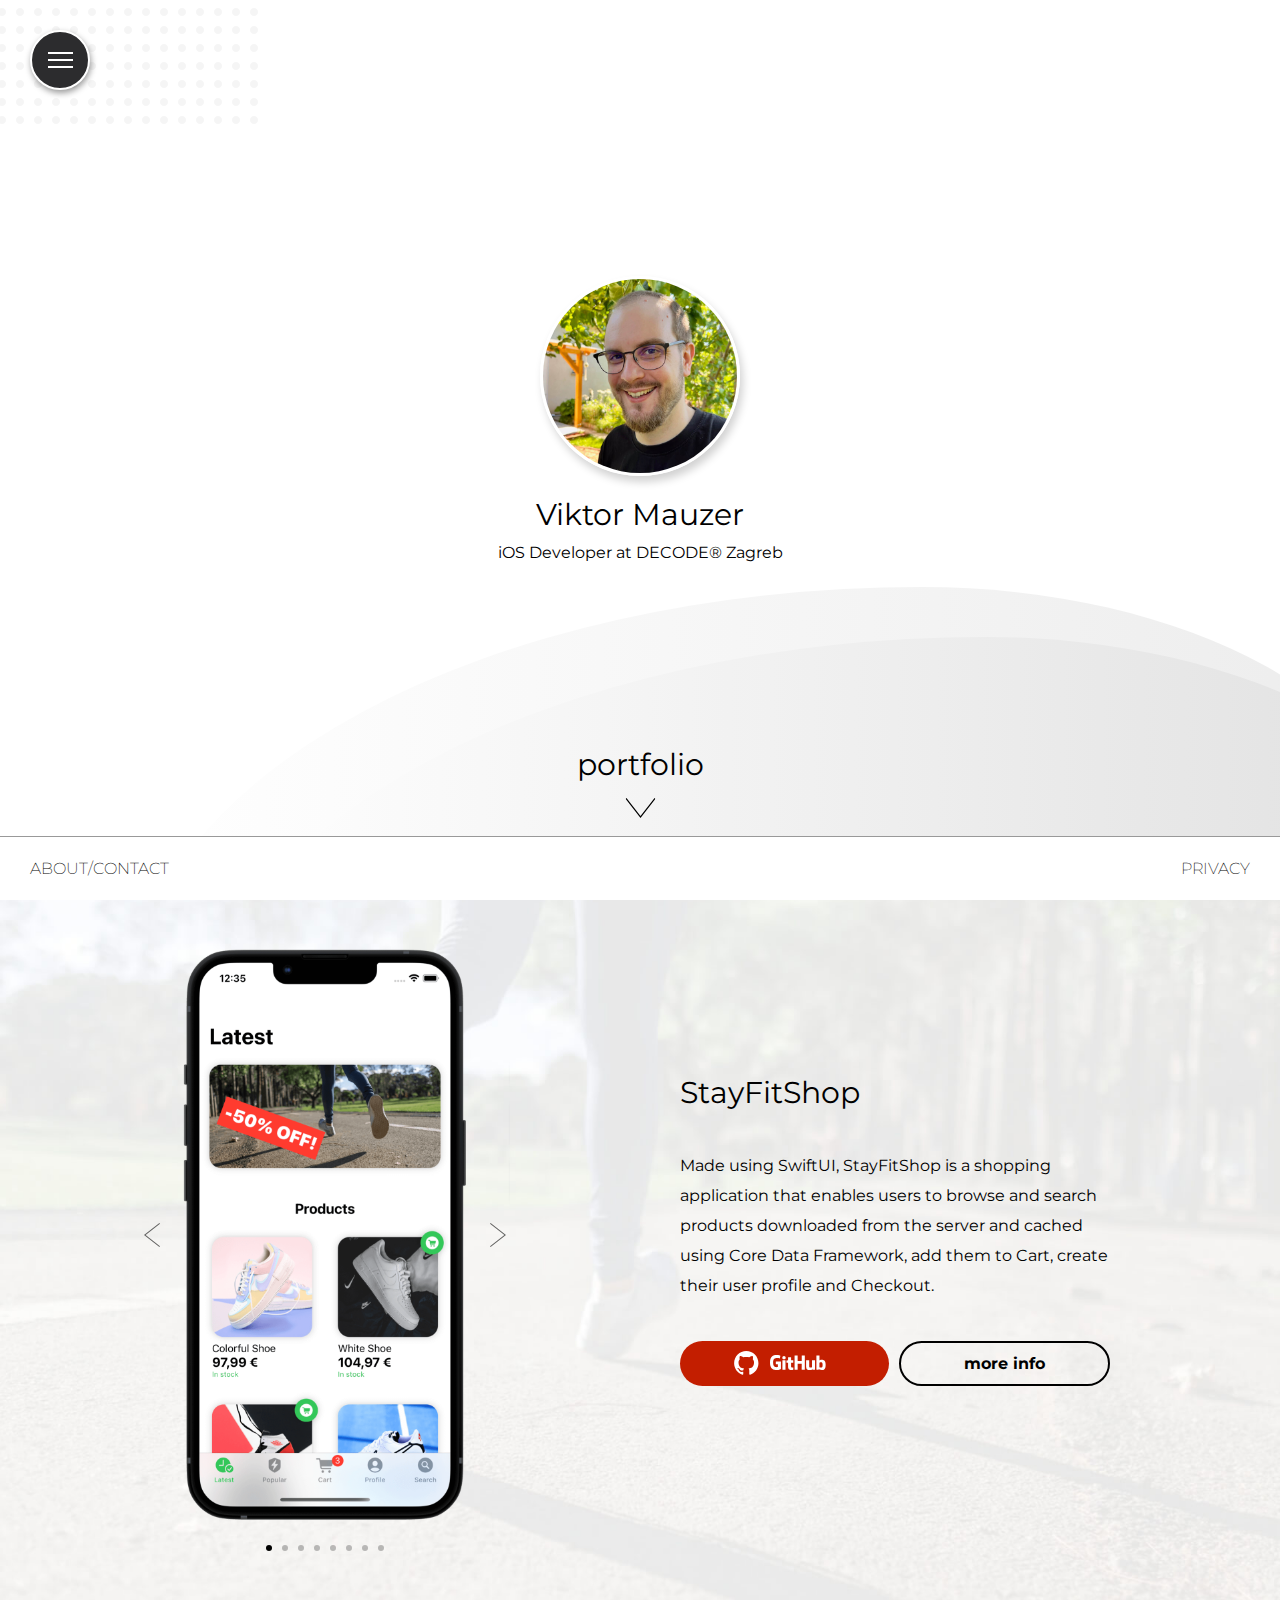
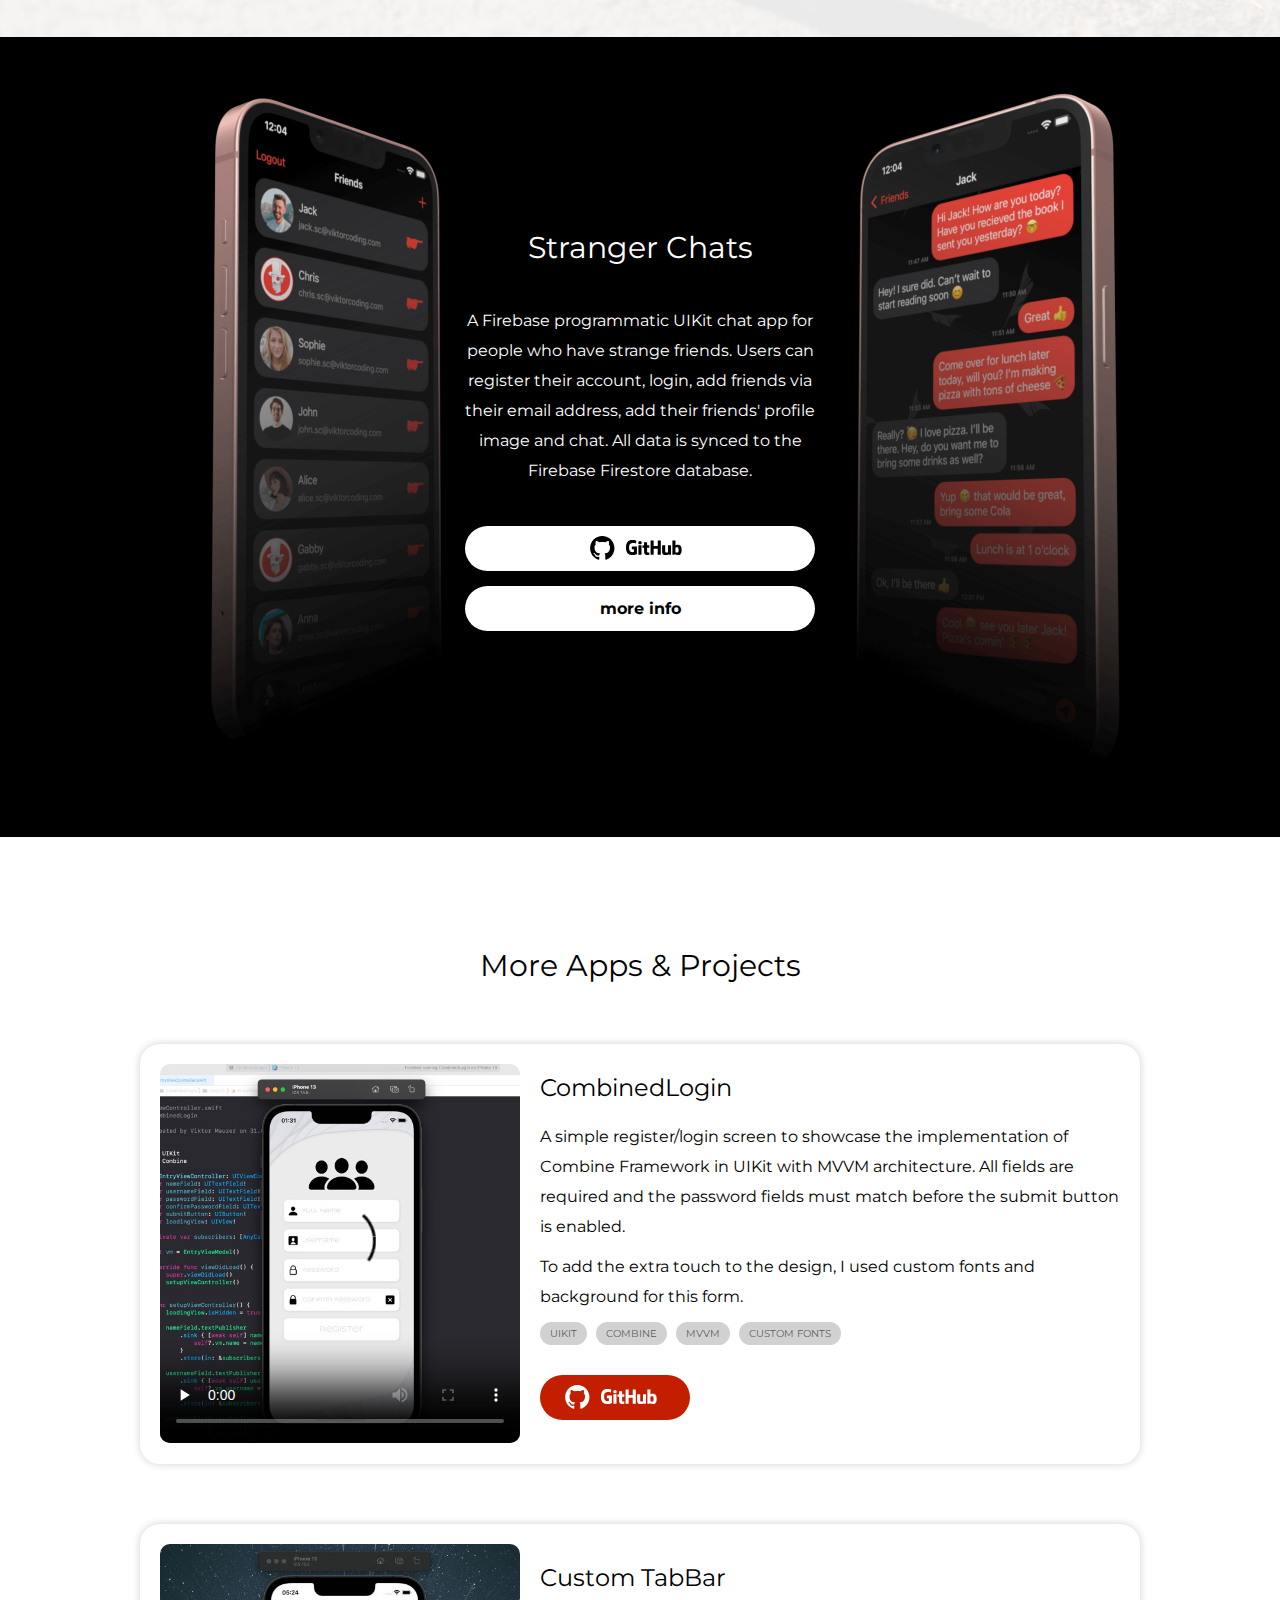
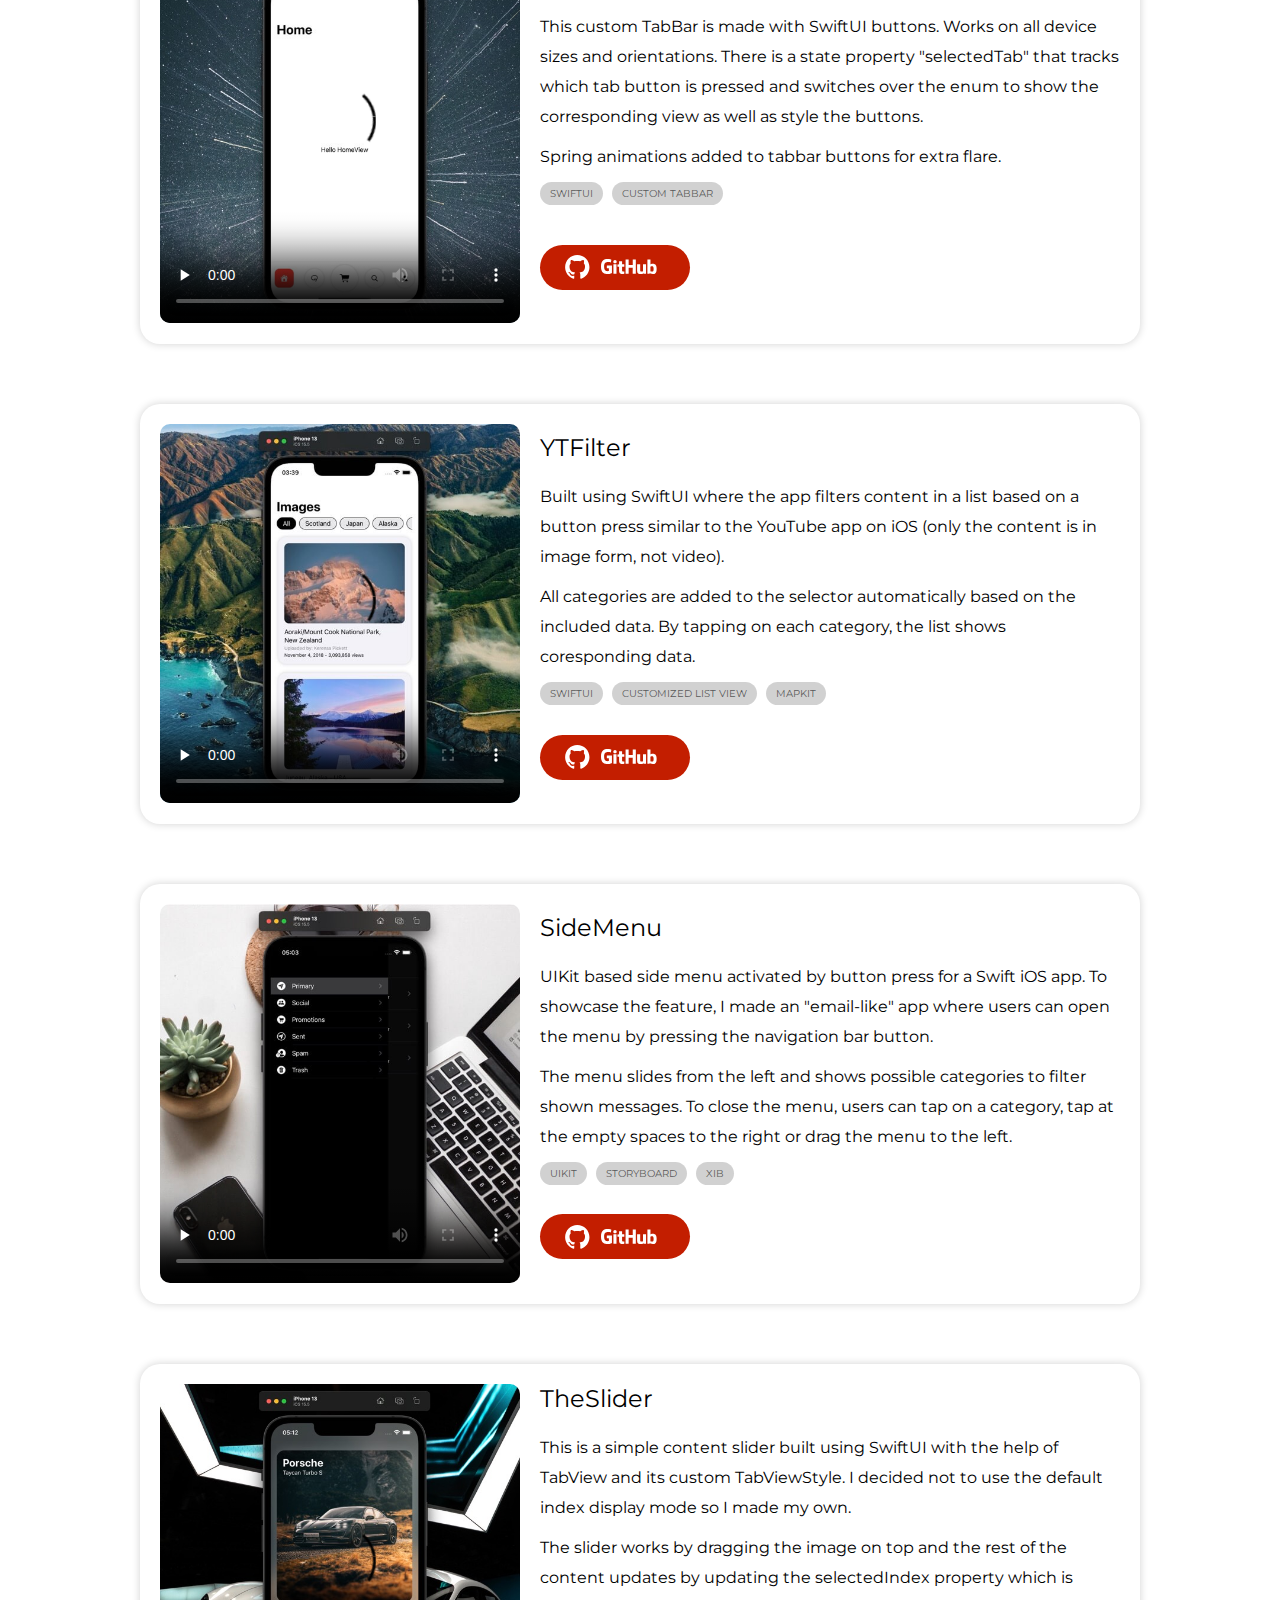
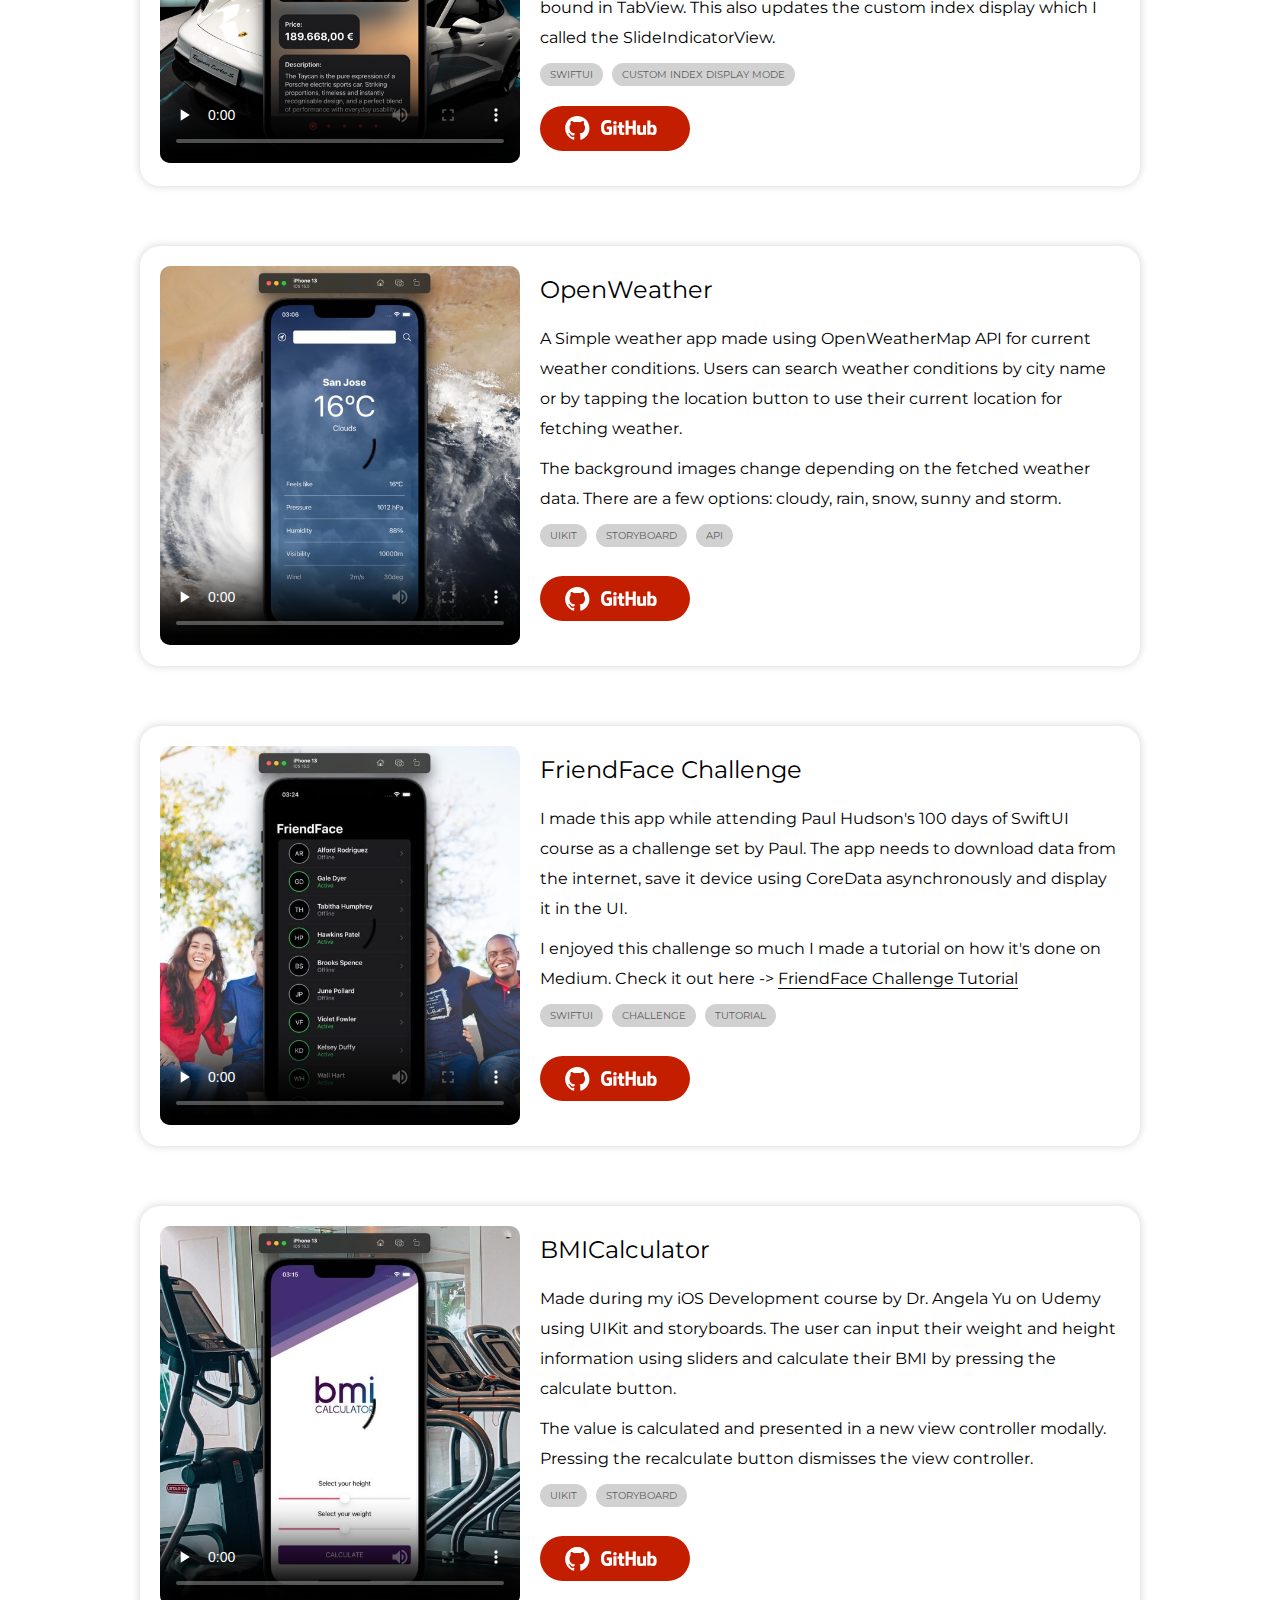
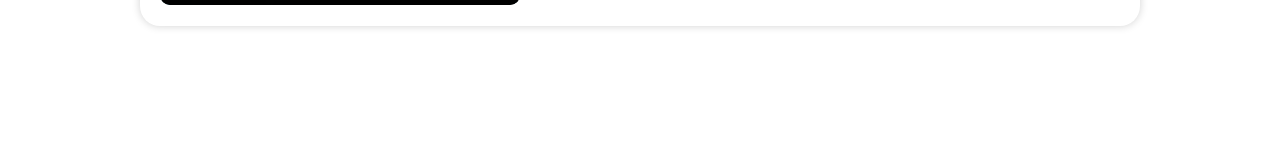
<file: index.html>
<!DOCTYPE html>
<html lang="en">
  <head>
    <meta charset="UTF-8" />
    <meta http-equiv="X-UA-Compatible" content="IE=edge" />
    <meta name="viewport" content="width=device-width, initial-scale=1.0" />
    <meta name="theme-color" content="#FFFFFF" />

    <meta
      name="description"
      content="My name is Viktor, I come from Croatia and I'm actively learning
    swift to become an iOS developer."
    />

    <meta
      property="og:title"
      content="Portfolio - Viktor Mauzer, iOS Developer"
    />
    <meta
      property="og:description"
      content="My name is Viktor, I come from Croatia and I'm actively learning
      swift to become an iOS developer."
    />
    <meta
      property="og:image"
      content="https://viktormauzer.github.io/img/viktormauzer-dev-portfolio.png"
    />
    <meta property="og:url" content="https://viktormauzer.github.io/" />
    <meta
      property="og:site_name"
      content="Portfolio - Viktor Mauzer, iOS Developer"
    />

    <link rel="apple-touch-icon" href="img/apple-icon.png" />
    <link rel="shortcut icon" type="image/jpg" href="img/favicon.png" />

    <link rel="stylesheet" href="style.css?v=2.0" />
    <title>Portfolio - Viktor Mauzer, iOS Developer</title>
  </head>
  <body ontouchstart="">
    <header class="header">
      <div class="header__button no__highlights">
        <div class="header__ham">
          <span>&nbsp;</span>
          <span>&nbsp;</span>
          <span>&nbsp;</span>
        </div>
      </div>
      <div class="header__bg">&nbsp;</div>
      <nav class="header__nav">
        <div class="header__nav-item">
          <span>Portfolio</span>
          <ul>
            <li>
              <a class="header__nav-link" href="/portfolio/stayfitshop.html"
                >StayFitShop</a
              >
            </li>
            <li>
              <a class="header__nav-link" href="/portfolio/stranger-chats.html"
                >Stranger Chats</a
              >
            </li>
            <li>
              <a aria-label="Github"
              rel="noreferrer noopener"
              target="_blank" 
              class="header__nav-link" 
              href="https://github.com/viktormauzer/CombinedLogin"
                >CombinedLogin →</a
              >
            </li>
            <li>
              <a aria-label="Github"
              rel="noreferrer noopener"
              target="_blank" 
              class="header__nav-link" 
              href="https://github.com/viktormauzer/CustomTabBar"
                >CustomTabBar →</a
              >
            </li>
            <li>
              <a aria-label="Github"
              rel="noreferrer noopener"
              target="_blank" 
              class="header__nav-link" 
              href="https://github.com/viktormauzer/YTFilter"
                >YTFilter →</a
              >
            </li>
            <li>
              <a aria-label="Github"
              rel="noreferrer noopener"
              target="_blank" 
              class="header__nav-link" 
              href="https://github.com/viktormauzer/SideMenu"
                >SideMenu →</a
              >
            </li>
            <li>
              <a aria-label="Github"
              rel="noreferrer noopener"
              target="_blank" 
              class="header__nav-link" 
              href="https://github.com/viktormauzer/TheSlider"
                >TheSlider →</a
              >
            </li>
            <li>
              <a aria-label="Github"
              rel="noreferrer noopener"
              target="_blank" 
              class="header__nav-link" 
              href="https://github.com/viktormauzer/openweather-UIKit"
                >OpenWeather →</a
              >
            </li>
            <li>
              <a aria-label="Github"
              rel="noreferrer noopener"
              target="_blank" 
              class="header__nav-link" 
              href="https://github.com/viktormauzer/FriendFaceChallenge"
                >FriendFace Challenge →</a
              >
            </li>
            <li>
              <a aria-label="Github"
              rel="noreferrer noopener"
              target="_blank" 
              class="header__nav-link" 
              href="https://github.com/viktormauzer/BMICalculator-iOS-UIKit"
                >BMICalculator →</a
              >
            </li>
          </ul>
        </div>
        <div class="header__nav-item">
          <span>menu</span>
          <ul>
            <li>
              <a class="header__nav-link" href="/index.html">Home</a>
            </li>
            <li><a class="header__nav-link" href="about.html">About</a></li>
            <li><a class="header__nav-link" href="privacy.html">Privacy</a></li>
          </ul>
        </div>
        <div class="header__nav-item">
          <span>Contact</span>
          <ul>
            <li>
              <a
                class="button button-white no__highlights"
                rel="noreferrer noopener"
                target="_blank"
                href="https://twitter.com/viktormauzer"
              >
                <svg class="button-icon">
                  <use xlink:href="/icons/sprite.svg#vector-twitter"></use>
                </svg>
                Twitter
              </a>
            </li>
            <li>
              <a
                class="button button-white no__highlights"
                rel="noreferrer noopener"
                target="_blank"
                href="https://viktormauzer.github.io/files/ViktorMauzerCV.pdf"
              >
                Download CV
              </a>
            </li>
            <li>
              <div class="button send-email button-white no__highlights">
                <svg class="button-icon">
                  <use xlink:href="/icons/sprite.svg#vector-mail"></use>
                </svg>
                Email Address
              </div>
              <div class="email-address"></div>
            </li>
          </ul>
        </div>
      </nav>
    </header>

    <section class="hero">
      <img
        src="img/decoration/grid-dots.png"
        alt="grid-dots"
        class="grid__dots"
      />
      <div class="decoration__element">&nbsp;</div>
      <div class="decoration__element2">&nbsp;</div>
      <div class="hero__info">
        <img class="hero__info-img" src="img/profile-pic.jpg" alt="profile__photo">
        <div class="hero__text">
          <h1>Viktor Mauzer</h1>
          <span class="hero__text-desc">iOS Developer at DECODE® Zagreb</span>
        </div>
      </div>
      <div class="hero__cta">
        <span>portfolio</span>
        <div class="hero__cta-icon">
          <svg class="hero__icon">
            <use xlink:href="/icons/sprite.svg#vector-arrow"></use>
          </svg>
        </div>
      </div>
    </section>

    <section class="stayfitshop">
      <div class="stayfitshop__slider slider">
        <div class="slider__next slider__btn no__highlights">
          <svg class="slider__next-icon slider__icon">
            <use xlink:href="/icons/sprite.svg#vector-arrow"></use>
          </svg>
        </div>
        <div class="slider__prev slider__btn no__highlights">
          <svg class="slider__prev-icon slider__icon">
            <use xlink:href="/icons/sprite.svg#vector-arrow"></use>
          </svg>
        </div>
        <div class="stayfitshop__slider-container slider-container">
          <img
            class="slide lazy-img"
            data-src="img/stay-fit-shop/Latest.png"
            src="img/open-weather/lazy.png"
            alt="slide"
          />
          <img
            class="slide lazy-img"
            data-src="img/stay-fit-shop/Popular.png"
            src="img/open-weather/lazy.png"
            alt="slide"
          />
          <img
            class="slide lazy-img"
            data-src="img/stay-fit-shop/Cart.png"
            src="img/open-weather/lazy.png"
            alt="slide"
          />
          <img
            class="slide lazy-img"
            data-src="img/stay-fit-shop/Profile.png"
            src="img/open-weather/lazy.png"
            alt="slide"
          />
          <img
            class="slide lazy-img"
            data-src="img/stay-fit-shop/Search.png"
            src="img/open-weather/lazy.png"
            alt="slide"
          />
          <img
            class="slide lazy-img"
            data-src="img/stay-fit-shop/Product.png"
            src="img/open-weather/lazy.png"
            alt="slide"
          />
          <img
            class="slide lazy-img"
            data-src="img/stay-fit-shop/Product2.png"
            src="img/open-weather/lazy.png"
            alt="slide"
          />
          <img
            class="slide lazy-img"
            data-src="img/stay-fit-shop/Checkout.png"
            src="img/open-weather/lazy.png"
            alt="slide"
          />
        </div>
        <div class="slider__indicator"></div>
      </div>
      </div>
      <div class="stayfitshop__info">
        <h2>StayFitShop</h2>
        <p>
          Made using SwiftUI, StayFitShop is a shopping application that enables
          users to browse and search products downloaded from the server and
          cached using Core Data Framework, add them to Cart, create their user
          profile and Checkout.
        </p>
        <div class="stayfitshop__cta">
          <a
            aria-label="Github"
            rel="noreferrer noopener"
            target="_blank"
            href="https://github.com/viktormauzer/StayFitShop"
            class="github__button button button-dark no__highlights"
          >
            <svg class="github__button-icon button-icon-light">
              <use xlink:href="/icons/sprite.svg#vector-github-logo"></use>
            </svg>
            <svg class="github__button-icon button-icon-light">
              <use xlink:href="/icons/sprite.svg#vector-github-logo-text"></use>
            </svg>
          </a>
          <a
            href="/portfolio/stayfitshop.html"
            class="button button-hollow-dark no__highlights"
            >more info</a
          >
        </div>
      </div>
    </section>

    <section class="stranger__chats">
      <div class="stranger__chats-info">
        <h2>Stranger Chats</h2>
        <p>
          A Firebase programmatic UIKit chat app for people who have strange
          friends. Users can register their account, login, add friends via
          their email address, add their friends' profile image and chat. All
          data is synced to the Firebase Firestore database.
        </p>
        <div class="stranger__chats-cta">
          <a
            aria-label="Github"
            rel="noreferrer noopener"
            target="_blank"
            href="https://github.com/viktormauzer/Stranger-Chats"
            class="github__button button button-white no__highlights"
          >
            <svg class="github__button-icon button-icon">
              <use xlink:href="/icons/sprite.svg#vector-github-logo"></use>
            </svg>
            <svg class="github__button-icon button-icon">
              <use xlink:href="/icons/sprite.svg#vector-github-logo-text"></use>
            </svg>
          </a>
          <a
            href="/portfolio/stranger-chats.html"
            class="button button-white no__highlights"
            >more info</a
          >
        </div>
      </div>
    </section>

    <section class="showcase">
      <h2 class="showcase__title">More Apps & Projects</h2>

      <div class="showcase__item">
        <div class="showcase__item-video">
          <video controls
          preload="none"
          poster="img/showcase/combinedlogin-thumb.jpeg" src="img/showcase/combinedlogin-video.mp4"></video>
        </div>
        <div class="showcase__item-info">
          <div class="showcase__item-info-text">
            <h3>CombinedLogin</h3>
            <p>A simple register/login screen to showcase the implementation of Combine Framework in UIKit with MVVM architecture. All fields are required and the password fields must match before the submit button is enabled.</p>
            <p>To add the extra touch to the design, I used custom fonts and background for this form.</p>
            <span>UIKit</span>
            <span>Combine</span>
            <span>MVVM</span>
            <span>Custom Fonts</span>
          </div>
          <div class="showcase__item-info-cta">
            <a
            aria-label="Github"
            rel="noreferrer noopener"
            target="_blank"
            href="https://github.com/viktormauzer/CombinedLogin"
            class="github__button button button-dark no__highlights"
          >
            <svg class="github__button-icon button-icon-light">
              <use xlink:href="/icons/sprite.svg#vector-github-logo"></use>
            </svg>
            <svg class="github__button-icon button-icon-light">
              <use xlink:href="/icons/sprite.svg#vector-github-logo-text"></use>
            </svg>
          </a>
          </div>
        </div>
      </div>

      <div class="showcase__item">
        <div class="showcase__item-video">
          <video controls
          preload="none"
          poster="img/showcase/custom-tabbar-thumb.jpeg" src="img/showcase/custom-tabbar-video.mp4"></video>
        </div>
        <div class="showcase__item-info">
          <div class="showcase__item-info-text">
            <h3>Custom TabBar</h3>
            <p>This custom TabBar is made with SwiftUI buttons. Works on all device sizes and orientations. There is a state property "selectedTab" that tracks which tab button is pressed and switches over the enum to show the corresponding view as well as style the buttons.</p>
            <p>Spring animations added to tabbar buttons for extra flare.</p>
            <span>SwiftUI</span>
            <span>custom tabbar</span>
          </div>
          <div class="showcase__item-info-cta">
            <a
            aria-label="Github"
            rel="noreferrer noopener"
            target="_blank"
            href="https://github.com/viktormauzer/CustomTabBar"
            class="github__button button button-dark no__highlights"
          >
            <svg class="github__button-icon button-icon-light">
              <use xlink:href="/icons/sprite.svg#vector-github-logo"></use>
            </svg>
            <svg class="github__button-icon button-icon-light">
              <use xlink:href="/icons/sprite.svg#vector-github-logo-text"></use>
            </svg>
          </a>
          </div>
        </div>
      </div>

      <div class="showcase__item">
        <div class="showcase__item-video">
          <video controls
          preload="none"
          poster="img/showcase/ytfilter-thumb.jpeg" src="img/showcase/ytfilter-video.mp4"></video>
        </div>
        <div class="showcase__item-info">
          <div class="showcase__item-info-text">
            <h3>YTFilter</h3>
            <p>Built using SwiftUI where the app filters content in a list based on a button press similar to the YouTube app on iOS (only the content is in image form, not video).</p>
            <p> All categories are added to the selector automatically based on the included data. By tapping on each category, the list shows coresponding data.</p>
            <span>SwiftUI</span>
            <span>customized list view</span>
            <span>MapKit</span>
          </div>
          <div class="showcase__item-info-cta">
            <a
            aria-label="Github"
            rel="noreferrer noopener"
            target="_blank"
            href="https://github.com/viktormauzer/YTFilter"
            class="github__button button button-dark no__highlights"
          >
            <svg class="github__button-icon button-icon-light">
              <use xlink:href="/icons/sprite.svg#vector-github-logo"></use>
            </svg>
            <svg class="github__button-icon button-icon-light">
              <use xlink:href="/icons/sprite.svg#vector-github-logo-text"></use>
            </svg>
          </a>
          </div>
        </div>
      </div>

      <div class="showcase__item">
        <div class="showcase__item-video">
          <video controls
          preload="none"
          poster="img/showcase/side-menu-thumb.jpeg" src="img/showcase/side-menu-video.mp4"></video>
        </div>
        <div class="showcase__item-info">
          <div class="showcase__item-info-text">
            <h3>SideMenu</h3>
            <p>UIKit based side menu activated by button press for a Swift iOS app. To showcase the feature, I made an "email-like" app where users can open the menu by pressing the navigation bar button.</p>
            <p>The menu slides from the left and shows possible categories to filter shown messages. To close the menu, users can tap on a category, tap at the empty spaces to the right or drag the menu to the left.</p>
            <span>UIKit</span>
            <span>Storyboard</span>
            <span>xib</span>
          </div>
          <div class="showcase__item-info-cta">
            <a
            aria-label="Github"
            rel="noreferrer noopener"
            target="_blank"
            href="https://github.com/viktormauzer/SideMenu"
            class="github__button button button-dark no__highlights"
          >
            <svg class="github__button-icon button-icon-light">
              <use xlink:href="/icons/sprite.svg#vector-github-logo"></use>
            </svg>
            <svg class="github__button-icon button-icon-light">
              <use xlink:href="/icons/sprite.svg#vector-github-logo-text"></use>
            </svg>
          </a>
          </div>
        </div>
      </div>

      <div class="showcase__item">
        <div class="showcase__item-video">
          <video controls
          preload="none"
          poster="img/showcase/theslider-thumb.jpeg" src="img/showcase/theslider-video.mp4"></video>
        </div>
        <div class="showcase__item-info">
          <div class="showcase__item-info-text">
            <h3>TheSlider</h3>
            <p>This is a simple content slider built using SwiftUI with the help of TabView and its custom TabViewStyle. I decided not to use the default index display mode so I made my own.</p>
            <p>The slider works by dragging the image on top and the rest of the content updates by updating the selectedIndex property which is bound in TabView. This also updates the custom index display which I called the SlideIndicatorView.</p>
            <span>SwiftUI</span>
            <span>custom index display mode</span>
          </div>
          <div class="showcase__item-info-cta">
            <a
            aria-label="Github"
            rel="noreferrer noopener"
            target="_blank"
            href="https://github.com/viktormauzer/TheSlider"
            class="github__button button button-dark no__highlights"
          >
            <svg class="github__button-icon button-icon-light">
              <use xlink:href="/icons/sprite.svg#vector-github-logo"></use>
            </svg>
            <svg class="github__button-icon button-icon-light">
              <use xlink:href="/icons/sprite.svg#vector-github-logo-text"></use>
            </svg>
          </a>
          </div>
        </div>
      </div>

      <div class="showcase__item">
        <div class="showcase__item-video">
          <video controls
          preload="none"
          poster="img/showcase/openweather-thumb.jpeg" src="img/showcase/openweather-video.mp4"></video>
        </div>
        <div class="showcase__item-info">
          <div class="showcase__item-info-text">
            <h3>OpenWeather</h3>
            <p>A Simple weather app made using OpenWeatherMap API for current weather
              conditions. Users can search weather conditions by city name or by
              tapping the location button to use their current location for fetching
              weather.</p>
              <p>The background images change depending on the fetched weather data. There are a few options: cloudy, rain, snow, sunny and storm.</p>
            <span>uikit</span>
            <span>storyboard</span>
            <span>api</span>
          </div>
          <div class="showcase__item-info-cta">
            <a
            aria-label="Github"
            rel="noreferrer noopener"
            target="_blank"
            href="https://github.com/viktormauzer/openweather-UIKit"
            class="github__button button button-dark no__highlights"
          >
            <svg class="github__button-icon button-icon-light">
              <use xlink:href="/icons/sprite.svg#vector-github-logo"></use>
            </svg>
            <svg class="github__button-icon button-icon-light">
              <use xlink:href="/icons/sprite.svg#vector-github-logo-text"></use>
            </svg>
          </a>
          </div>
        </div>
      </div>

      <div class="showcase__item">
        <div class="showcase__item-video">
          <video controls
          preload="none"
          poster="img/showcase/friendface-thumb.jpeg" src="img/showcase/friendface-video.mp4"></video>
        </div>
        <div class="showcase__item-info">
          <div class="showcase__item-info-text">
            <h3>FriendFace Challenge</h3>
            <p>I made this app while attending Paul Hudson's 100 days of SwiftUI course as a challenge set by Paul. The app needs to download data from the internet, save it device using CoreData asynchronously and display it in the UI.</p>
            <p>I enjoyed this challenge so much I made a tutorial on how it's done on Medium. Check it out here -> <a href="https://medium.com/@viktormauzer/solving-friendface-100daysofswiftui-challenge-day-60-61-754309014448">FriendFace Challenge Tutorial</a></p>
            <span>SwiftUI</span>
            <span>Challenge</span>
            <span>tutorial</span>
          </div>
          <div class="showcase__item-info-cta">
            <a
            aria-label="Github"
            rel="noreferrer noopener"
            target="_blank"
            href="https://github.com/viktormauzer/FriendFaceChallenge"
            class="github__button button button-dark no__highlights"
          >
            <svg class="github__button-icon button-icon-light">
              <use xlink:href="/icons/sprite.svg#vector-github-logo"></use>
            </svg>
            <svg class="github__button-icon button-icon-light">
              <use xlink:href="/icons/sprite.svg#vector-github-logo-text"></use>
            </svg>
          </a>
          </div>
        </div>
      </div>

      <div class="showcase__item">
        <div class="showcase__item-video">
          <video controls
          preload="none"
          poster="img/showcase/bmi-calculator-thumb.jpeg" src="img/showcase/bmi-calculator-video.mp4"></video>
        </div>
        <div class="showcase__item-info">
          <div class="showcase__item-info-text">
            <h3>BMICalculator</h3>
            <p>Made during my iOS Development course by Dr. Angela Yu on Udemy using UIKit and storyboards. The user can input their weight and height information using sliders and calculate their BMI by pressing the calculate button.</p>
            <p>The value is calculated and presented in a new view controller modally. Pressing the recalculate button dismisses the view controller.</p>
            <span>uikit</span>
            <span>storyboard</span>
          </div>
          <div class="showcase__item-info-cta">
            <a
            aria-label="Github"
            rel="noreferrer noopener"
            target="_blank"
            href="https://github.com/viktormauzer/BMICalculator-iOS-UIKit"
            class="github__button button button-dark no__highlights"
          >
            <svg class="github__button-icon button-icon-light">
              <use xlink:href="/icons/sprite.svg#vector-github-logo"></use>
            </svg>
            <svg class="github__button-icon button-icon-light">
              <use xlink:href="/icons/sprite.svg#vector-github-logo-text"></use>
            </svg>
          </a>
          </div>
        </div>
      </div>
    </section>


    <footer class="footer">
      <div class="footer__content">
        <a href="about.html">About/Contact</a>
        <a href="privacy.html">Privacy</a>
      </div>
    </footer>

    <script src="script.js"></script>
  </body>
</html>
</file>
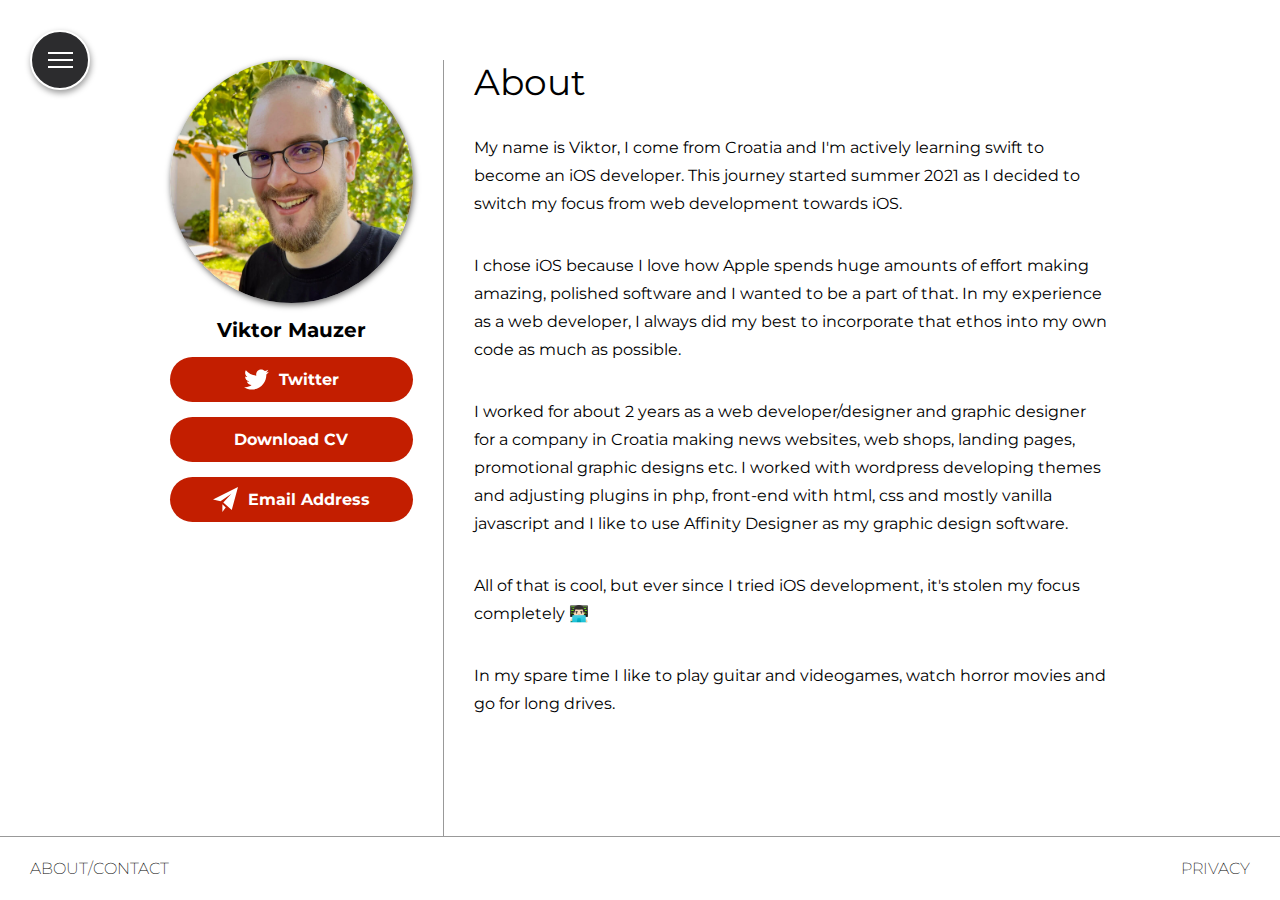
<file: about.html>
<!DOCTYPE html>
<html lang="en">
  <head>
    <meta charset="UTF-8" />
    <meta http-equiv="X-UA-Compatible" content="IE=edge" />
    <meta name="viewport" content="width=device-width, initial-scale=1.0" />
    <meta name="theme-color" content="#FFFFFF" />

    <link rel="apple-touch-icon" href="img/apple-icon.png" />
    <link rel="shortcut icon" type="image/jpg" href="img/favicon.png" />

    <meta
      name="description"
      content="My name is Viktor, I come from Croatia and I'm actively learning
    swift to become an iOS developer."
    />

    <meta property="og:title" content="About - Viktor Mauzer, iOS Developer" />
    <meta
      property="og:description"
      content="My name is Viktor, I come from Croatia and I'm actively learning
      swift to become an iOS developer."
    />
    <meta
      property="og:image"
      content="https://viktormauzer.github.io/img/viktormauzer-dev-portfolio.png"
    />
    <meta
      property="og:url"
      content="https://viktormauzer.github.io.com/about.html"
    />
    <meta
      property="og:site_name"
      content="Portfolio - Viktor Mauzer, iOS Developer"
    />

    <link rel="stylesheet" href="style.css?v=2.0" />
    <title>About - Viktor Mauzer, iOS Developer</title>
  </head>
  <body ontouchstart="">
    <header class="header">
      <div class="header__button no__highlights">
        <div class="header__ham">
          <span>&nbsp;</span>
          <span>&nbsp;</span>
          <span>&nbsp;</span>
        </div>
      </div>
      <div class="header__bg">&nbsp;</div>
      <nav class="header__nav">
        <div class="header__nav-item">
          <span>Portfolio</span>
          <ul>
            <li>
              <a class="header__nav-link" href="/portfolio/stayfitshop.html"
                >StayFitShop</a
              >
            </li>
            <li>
              <a class="header__nav-link" href="/portfolio/stranger-chats.html"
                >Stranger Chats</a
              >
            </li>
            <li>
              <a
                aria-label="Github"
                rel="noreferrer noopener"
                target="_blank"
                class="header__nav-link"
                href="https://github.com/viktormauzer/CombinedLogin"
                >CombinedLogin →</a
              >
            </li>
            <li>
              <a
                aria-label="Github"
                rel="noreferrer noopener"
                target="_blank"
                class="header__nav-link"
                href="https://github.com/viktormauzer/CustomTabBar"
                >CustomTabBar →</a
              >
            </li>
            <li>
              <a
                aria-label="Github"
                rel="noreferrer noopener"
                target="_blank"
                class="header__nav-link"
                href="https://github.com/viktormauzer/YTFilter"
                >YTFilter →</a
              >
            </li>
            <li>
              <a
                aria-label="Github"
                rel="noreferrer noopener"
                target="_blank"
                class="header__nav-link"
                href="https://github.com/viktormauzer/SideMenu"
                >SideMenu →</a
              >
            </li>
            <li>
              <a
                aria-label="Github"
                rel="noreferrer noopener"
                target="_blank"
                class="header__nav-link"
                href="https://github.com/viktormauzer/TheSlider"
                >TheSlider →</a
              >
            </li>
            <li>
              <a
                aria-label="Github"
                rel="noreferrer noopener"
                target="_blank"
                class="header__nav-link"
                href="https://github.com/viktormauzer/openweather-UIKit"
                >OpenWeather →</a
              >
            </li>
            <li>
              <a
                aria-label="Github"
                rel="noreferrer noopener"
                target="_blank"
                class="header__nav-link"
                href="https://github.com/viktormauzer/FriendFaceChallenge"
                >FriendFace Challenge →</a
              >
            </li>
            <li>
              <a
                aria-label="Github"
                rel="noreferrer noopener"
                target="_blank"
                class="header__nav-link"
                href="https://github.com/viktormauzer/BMICalculator-iOS-UIKit"
                >BMICalculator →</a
              >
            </li>
          </ul>
        </div>
        <div class="header__nav-item">
          <span>menu</span>
          <ul>
            <li>
              <a class="header__nav-link" href="/index.html">Home</a>
            </li>
            <li><a class="header__nav-link" href="about.html">About</a></li>
            <li><a class="header__nav-link" href="privacy.html">Privacy</a></li>
          </ul>
        </div>
        <div class="header__nav-item">
          <span>Contact</span>
          <ul>
            <li>
              <a
                class="button button-white no__highlights"
                rel="noreferrer noopener"
                target="_blank"
                href="https://twitter.com/viktormauzer"
              >
                <svg class="button-icon">
                  <use xlink:href="/icons/sprite.svg#vector-twitter"></use>
                </svg>
                Twitter
              </a>
            </li>
            <li>
              <a
                class="button button-white no__highlights"
                rel="noreferrer noopener"
                target="_blank"
                href="https://viktormauzer.github.io/files/ViktorMauzerCV.pdf"
              >
                Download CV
              </a>
            </li>
            <li>
              <div class="button send-email button-white no__highlights">
                <svg class="button-icon">
                  <use xlink:href="/icons/sprite.svg#vector-mail"></use>
                </svg>
                Email Address
              </div>
              <div class="email-address"></div>
            </li>
          </ul>
        </div>
      </nav>
    </header>

    <section class="about">
      <div class="about__sidebar">
        <img class="about__profile" src="img/profile-pic.jpg" alt="profile" />
        <span>Viktor Mauzer</span>
        <a
          class="button button-dark no__highlights"
          rel="noreferrer noopener"
          target="_blank"
          href="https://twitter.com/viktormauzer"
        >
          <svg class="button-icon">
            <use xlink:href="/icons/sprite.svg#vector-twitter"></use>
          </svg>
          Twitter
        </a>
        <a
          href="https://viktormauzer.github.io/files/ViktorMauzerCV.pdf"
          class="button button-dark no__highlights"
          >Download CV</a
        >
        <div class="button send-email button-dark no__highlights">
          <svg class="button-icon">
            <use xlink:href="/icons/sprite.svg#vector-mail"></use>
          </svg>
          Email Address
        </div>
        <div class="email-address"></div>
      </div>
      <div class="about__content">
        <h1>About</h1>
        <article>
          <p>
            My name is Viktor, I come from Croatia and I'm actively learning
            swift to become an iOS developer. This journey started summer 2021
            as I decided to switch my focus from web development towards iOS.
          </p>
          <p>
            I chose iOS because I love how Apple spends huge amounts of effort
            making amazing, polished software and I wanted to be a part of that.
            In my experience as a web developer, I always did my best to
            incorporate that ethos into my own code as much as possible.
          </p>
          <p>
            I worked for about 2 years as a web developer/designer and graphic
            designer for a company in Croatia making news websites, web shops,
            landing pages, promotional graphic designs etc. I worked with
            wordpress developing themes and adjusting plugins in php, front-end
            with html, css and mostly vanilla javascript and I like to use
            Affinity Designer as my graphic design software.
          </p>
          <p>
            All of that is cool, but ever since I tried iOS development, it's
            stolen my focus completely 👨🏻‍💻
          </p>
          <p>
            In my spare time I like to play guitar and videogames, watch horror
            movies and go for long drives.
          </p>
        </article>
      </div>
    </section>

    <footer class="footer">
      <div class="footer__content">
        <a href="about.html">About/Contact</a>
        <a href="privacy.html">Privacy</a>
      </div>
    </footer>

    <script src="script.js"></script>
  </body>
</html>
</file>
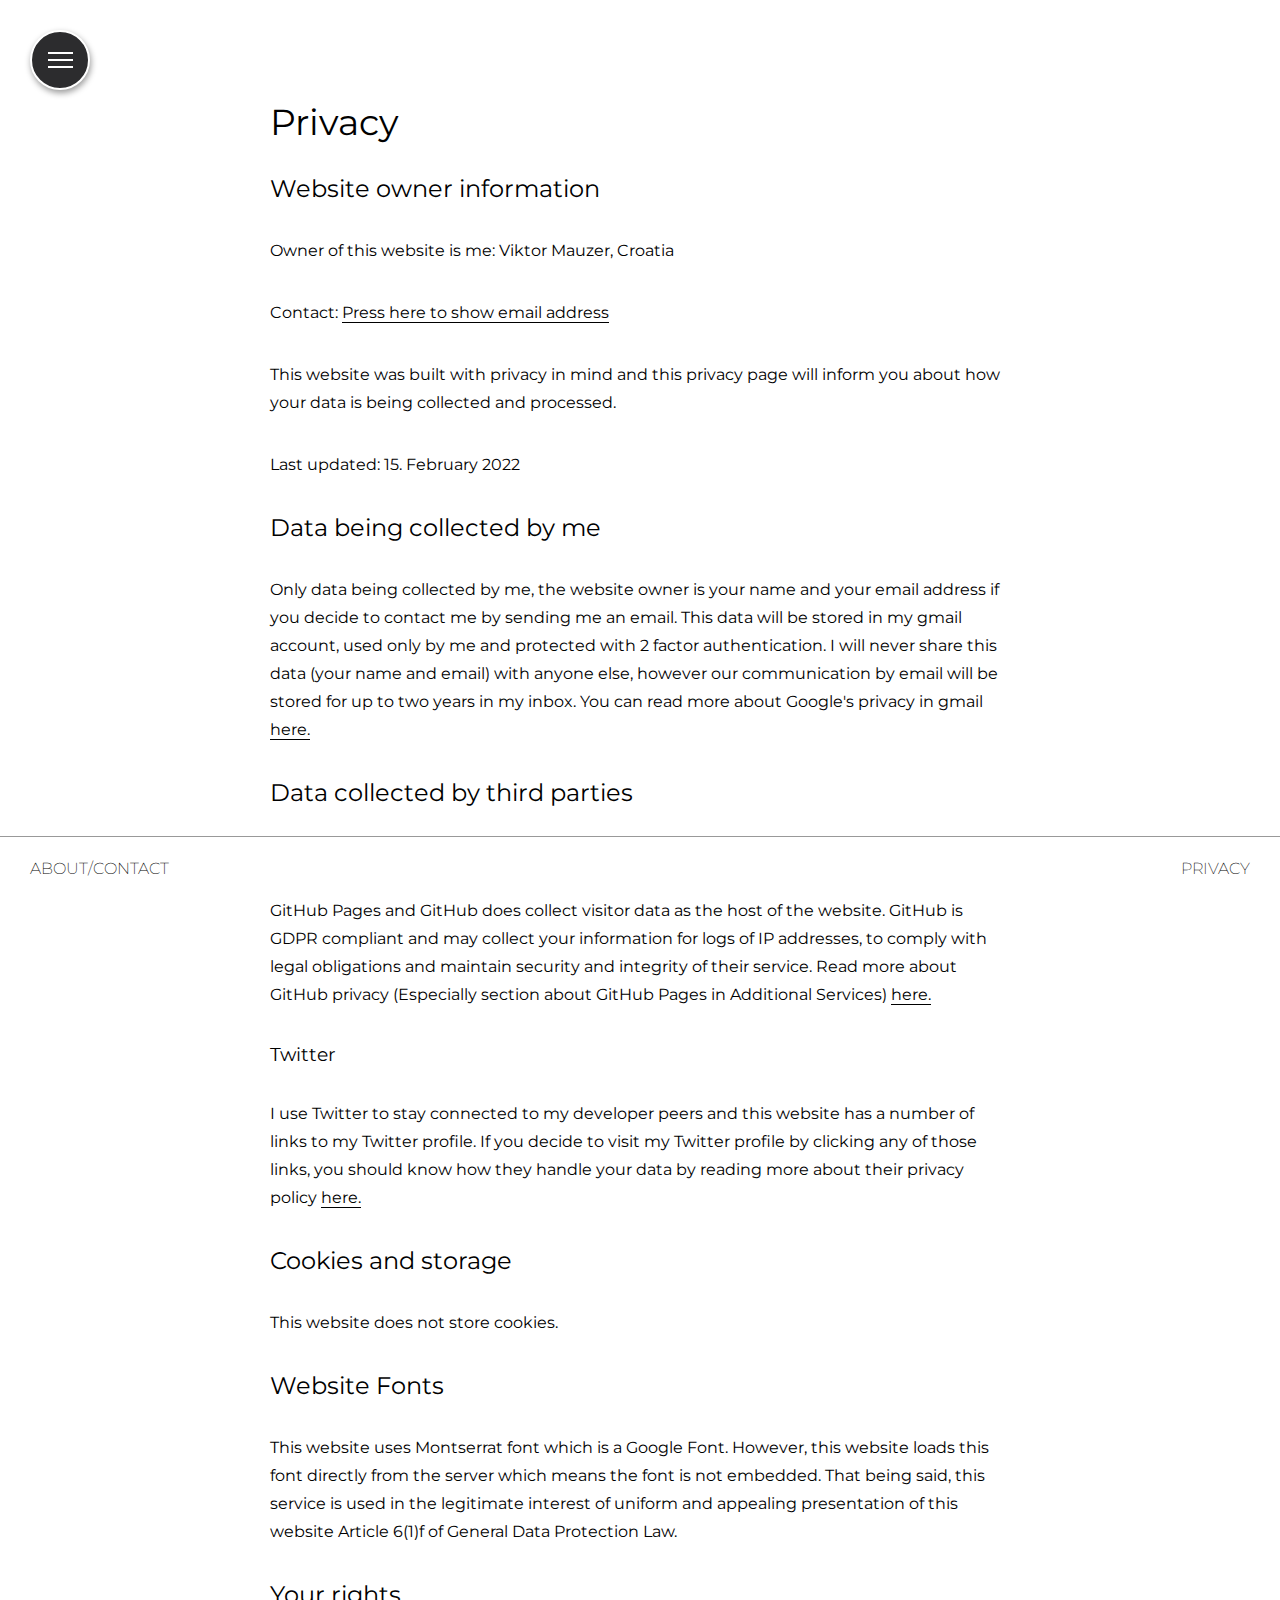
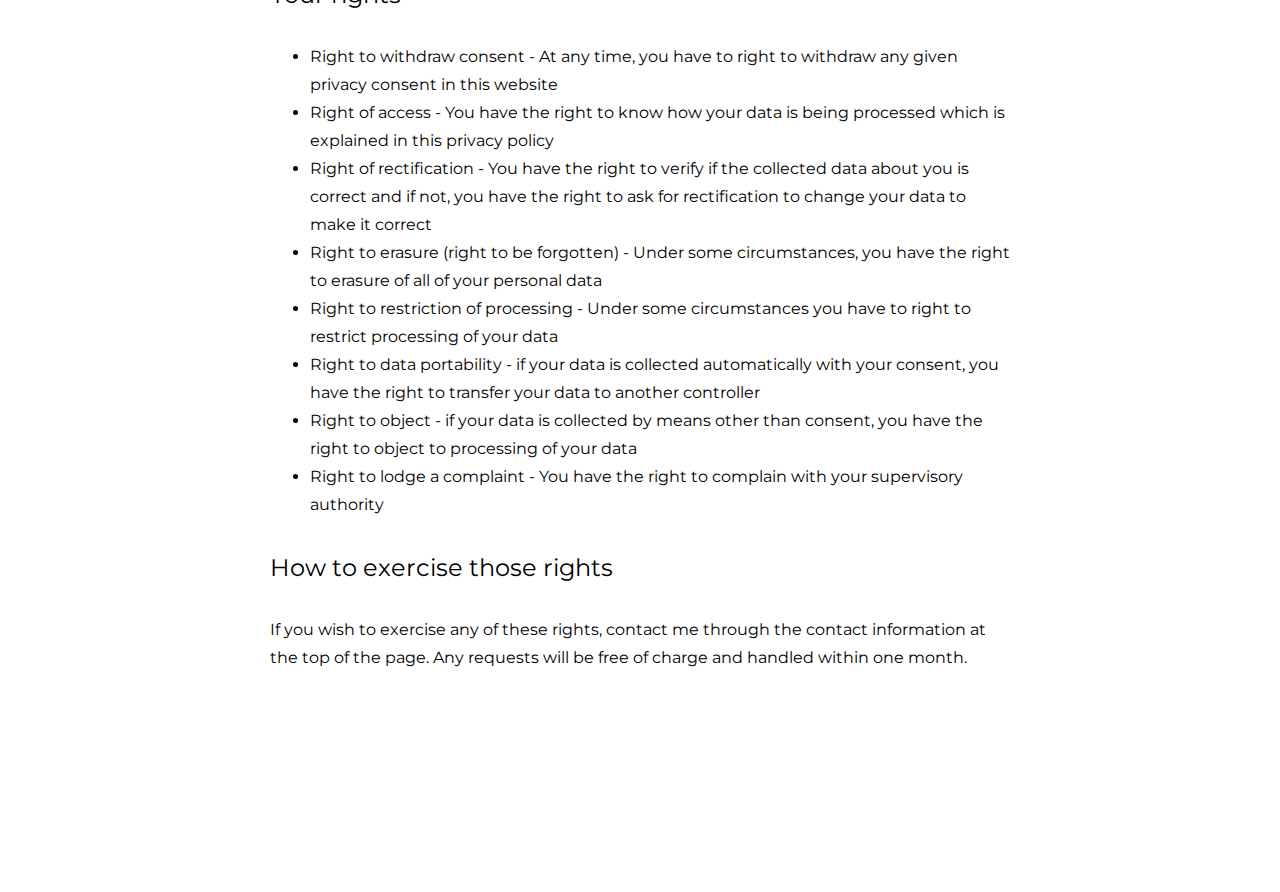
<file: privacy.html>
<!DOCTYPE html>
<html lang="en">
  <head>
    <meta charset="UTF-8" />
    <meta http-equiv="X-UA-Compatible" content="IE=edge" />
    <meta name="viewport" content="width=device-width, initial-scale=1.0" />
    <meta name="theme-color" content="#FFFFFF" />

    <meta
      name="description"
      content="Privacy policy page for the website Portfolio - Viktor Mauzer, iOS Developer"
    />

    <meta
      property="og:title"
      content="Privacy - Viktor Mauzer, iOS Developer"
    />
    <meta
      property="og:description"
      content="Privacy policy page for the website Portfolio - Viktor Mauzer, iOS Developer"
    />
    <meta
      property="og:image"
      content="https://viktormauzer.github.io/img/viktormauzer-dev-portfolio.png"
    />
    <meta
      property="og:url"
      content="https://viktormauzer.github.io/privacy.html"
    />
    <meta
      property="og:site_name"
      content="Portfolio - Viktor Mauzer, iOS Developer"
    />

    <link rel="apple-touch-icon" href="img/apple-icon.png" />
    <link rel="shortcut icon" type="image/jpg" href="img/favicon.png" />

    <link rel="stylesheet" href="style.css?v=2.0" />
    <title>Privacy - Viktor Mauzer, iOS Developer</title>
  </head>
  <body ontouchstart="">
    <header class="header">
      <div class="header__button no__highlights">
        <div class="header__ham">
          <span>&nbsp;</span>
          <span>&nbsp;</span>
          <span>&nbsp;</span>
        </div>
      </div>
      <div class="header__bg">&nbsp;</div>
      <nav class="header__nav">
        <div class="header__nav-item">
          <span>Portfolio</span>
          <ul>
            <li>
              <a class="header__nav-link" href="/portfolio/stayfitshop.html"
                >StayFitShop</a
              >
            </li>
            <li>
              <a class="header__nav-link" href="/portfolio/stranger-chats.html"
                >Stranger Chats</a
              >
            </li>
            <li>
              <a
                aria-label="Github"
                rel="noreferrer noopener"
                target="_blank"
                class="header__nav-link"
                href="https://github.com/viktormauzer/CombinedLogin"
                >CombinedLogin →</a
              >
            </li>
            <li>
              <a
                aria-label="Github"
                rel="noreferrer noopener"
                target="_blank"
                class="header__nav-link"
                href="https://github.com/viktormauzer/CustomTabBar"
                >CustomTabBar →</a
              >
            </li>
            <li>
              <a
                aria-label="Github"
                rel="noreferrer noopener"
                target="_blank"
                class="header__nav-link"
                href="https://github.com/viktormauzer/YTFilter"
                >YTFilter →</a
              >
            </li>
            <li>
              <a
                aria-label="Github"
                rel="noreferrer noopener"
                target="_blank"
                class="header__nav-link"
                href="https://github.com/viktormauzer/SideMenu"
                >SideMenu →</a
              >
            </li>
            <li>
              <a
                aria-label="Github"
                rel="noreferrer noopener"
                target="_blank"
                class="header__nav-link"
                href="https://github.com/viktormauzer/TheSlider"
                >TheSlider →</a
              >
            </li>
            <li>
              <a
                aria-label="Github"
                rel="noreferrer noopener"
                target="_blank"
                class="header__nav-link"
                href="https://github.com/viktormauzer/openweather-UIKit"
                >OpenWeather →</a
              >
            </li>
            <li>
              <a
                aria-label="Github"
                rel="noreferrer noopener"
                target="_blank"
                class="header__nav-link"
                href="https://github.com/viktormauzer/FriendFaceChallenge"
                >FriendFace Challenge →</a
              >
            </li>
            <li>
              <a
                aria-label="Github"
                rel="noreferrer noopener"
                target="_blank"
                class="header__nav-link"
                href="https://github.com/viktormauzer/BMICalculator-iOS-UIKit"
                >BMICalculator →</a
              >
            </li>
          </ul>
        </div>
        <div class="header__nav-item">
          <span>menu</span>
          <ul>
            <li>
              <a class="header__nav-link" href="/index.html">Home</a>
            </li>
            <li><a class="header__nav-link" href="about.html">About</a></li>
            <li><a class="header__nav-link" href="privacy.html">Privacy</a></li>
          </ul>
        </div>
        <div class="header__nav-item">
          <span>Contact</span>
          <ul>
            <li>
              <a
                class="button button-white no__highlights"
                rel="noreferrer noopener"
                target="_blank"
                href="https://twitter.com/viktormauzer"
              >
                <svg class="button-icon">
                  <use xlink:href="/icons/sprite.svg#vector-twitter"></use>
                </svg>
                Twitter
              </a>
            </li>
            <li>
              <a
                class="button button-white no__highlights"
                rel="noreferrer noopener"
                target="_blank"
                href="https://viktormauzer.github.io/files/ViktorMauzerCV.pdf"
              >
                Download CV
              </a>
            </li>
            <li>
              <div class="button send-email button-white no__highlights">
                <svg class="button-icon">
                  <use xlink:href="/icons/sprite.svg#vector-mail"></use>
                </svg>
                Email Address
              </div>
              <div class="email-address"></div>
            </li>
          </ul>
        </div>
      </nav>
    </header>

    <section class="single__page">
      <h1>Privacy</h1>
      <article>
        <h2>Website owner information</h2>
        <p>Owner of this website is me: Viktor Mauzer, Croatia</p>
        <p>
          Contact:
          <span class="single__page-contact send-email email-address"
            >Press here to show email address</span
          >
        </p>
        <p>
          This website was built with privacy in mind and this privacy page will
          inform you about how your data is being collected and processed.
        </p>
        <p>Last updated: 15. February 2022</p>
        <h2>Data being collected by me</h2>
        <p>
          Only data being collected by me, the website owner is your name and
          your email address if you decide to contact me by sending me an email.
          This data will be stored in my gmail account, used only by me and
          protected with 2 factor authentication. I will never share this data
          (your name and email) with anyone else, however our communication by
          email will be stored for up to two years in my inbox. You can read
          more about Google's privacy in gmail
          <a href="https://support.google.com/mail/answer/10434152?hl=en"
            >here.</a
          >
        </p>
        <h2>Data collected by third parties</h2>
        <p>
          I built this website with privacy in mind so I am not using any kind
          of analytics software like Google Analytics, Facebook pixels and
          similar. That being said, this website is hosted by GitHub Pages and
          GitHub does collect visitor data as the host of the website. GitHub is
          GDPR compliant and may collect your information for logs of IP
          addresses, to comply with legal obligations and maintain security and
          integrity of their service. Read more about GitHub privacy (Especially
          section about GitHub Pages in Additional Services)
          <a
            href="https://docs.github.com/en/github/site-policy/github-privacy-statement"
            >here.</a
          >
        </p>
        <h3>Twitter</h3>
        <p>
          I use Twitter to stay connected to my developer peers and this website
          has a number of links to my Twitter profile. If you decide to visit my
          Twitter profile by clicking any of those links, you should know how
          they handle your data by reading more about their privacy policy
          <a href="https://twitter.com/en/privacy">here.</a>
        </p>
        <h2>Cookies and storage</h2>
        <p>This website does not store cookies.</p>
        <h2>Website Fonts</h2>
        <p>
          This website uses Montserrat font which is a Google Font. However,
          this website loads this font directly from the server which means the
          font is not embedded. That being said, this service is used in the
          legitimate interest of uniform and appealing presentation of this
          website Article 6(1)f of General Data Protection Law.
        </p>
        <h2>Your rights</h2>
        <ul>
          <li>
            Right to withdraw consent - At any time, you have to right to
            withdraw any given privacy consent in this website
          </li>
          <li>
            Right of access - You have the right to know how your data is being
            processed which is explained in this privacy policy
          </li>
          <li>
            Right of rectification - You have the right to verify if the
            collected data about you is correct and if not, you have the right
            to ask for rectification to change your data to make it correct
          </li>
          <li>
            Right to erasure (right to be forgotten) - Under some circumstances,
            you have the right to erasure of all of your personal data
          </li>
          <li>
            Right to restriction of processing - Under some circumstances you
            have to right to restrict processing of your data
          </li>
          <li>
            Right to data portability - if your data is collected automatically
            with your consent, you have the right to transfer your data to
            another controller
          </li>
          <li>
            Right to object - if your data is collected by means other than
            consent, you have the right to object to processing of your data
          </li>
          <li>
            Right to lodge a complaint - You have the right to complain with
            your supervisory authority
          </li>
        </ul>
        <h2>How to exercise those rights</h2>
        <p>
          If you wish to exercise any of these rights, contact me through the
          contact information at the top of the page. Any requests will be free
          of charge and handled within one month.
        </p>
      </article>
    </section>

    <footer class="footer">
      <div class="footer__content">
        <a href="about.html">About/Contact</a>
        <a href="privacy.html">Privacy</a>
      </div>
    </footer>

    <script src="script.js"></script>
  </body>
</html>
</file>
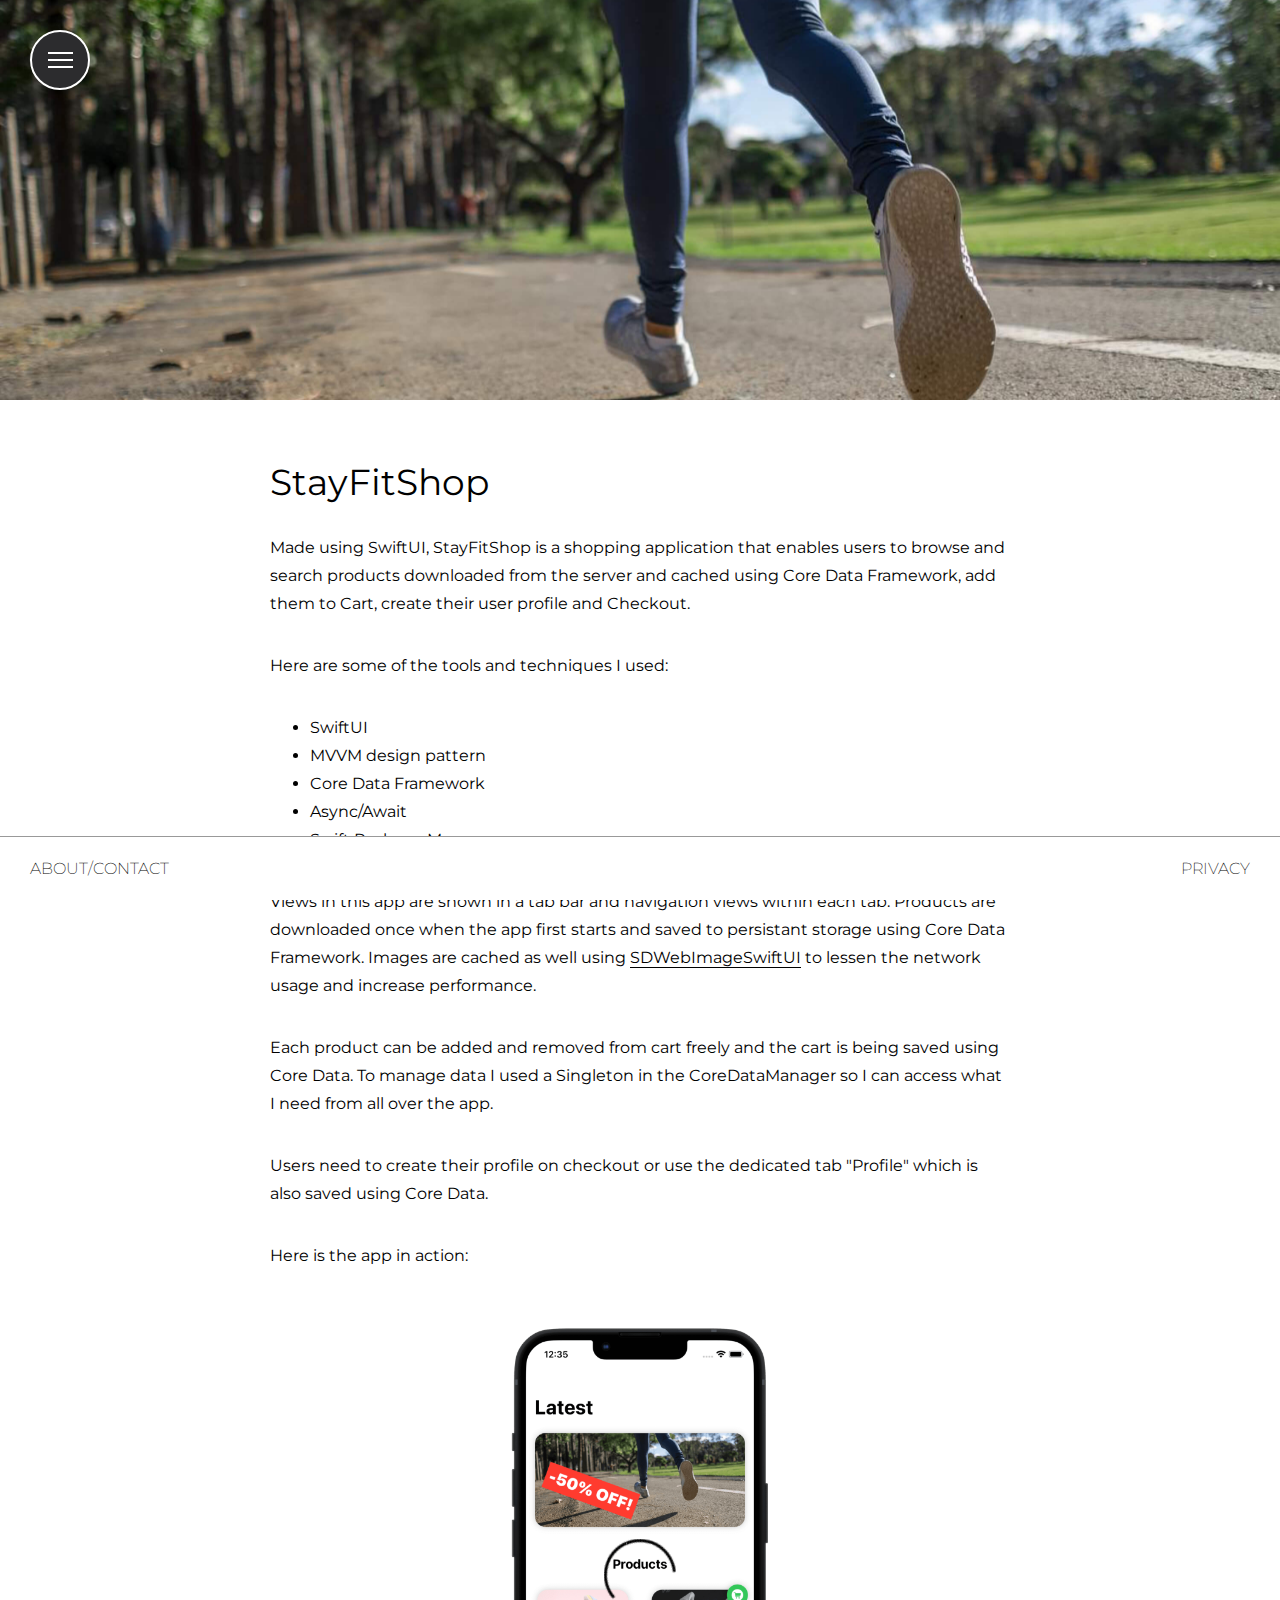
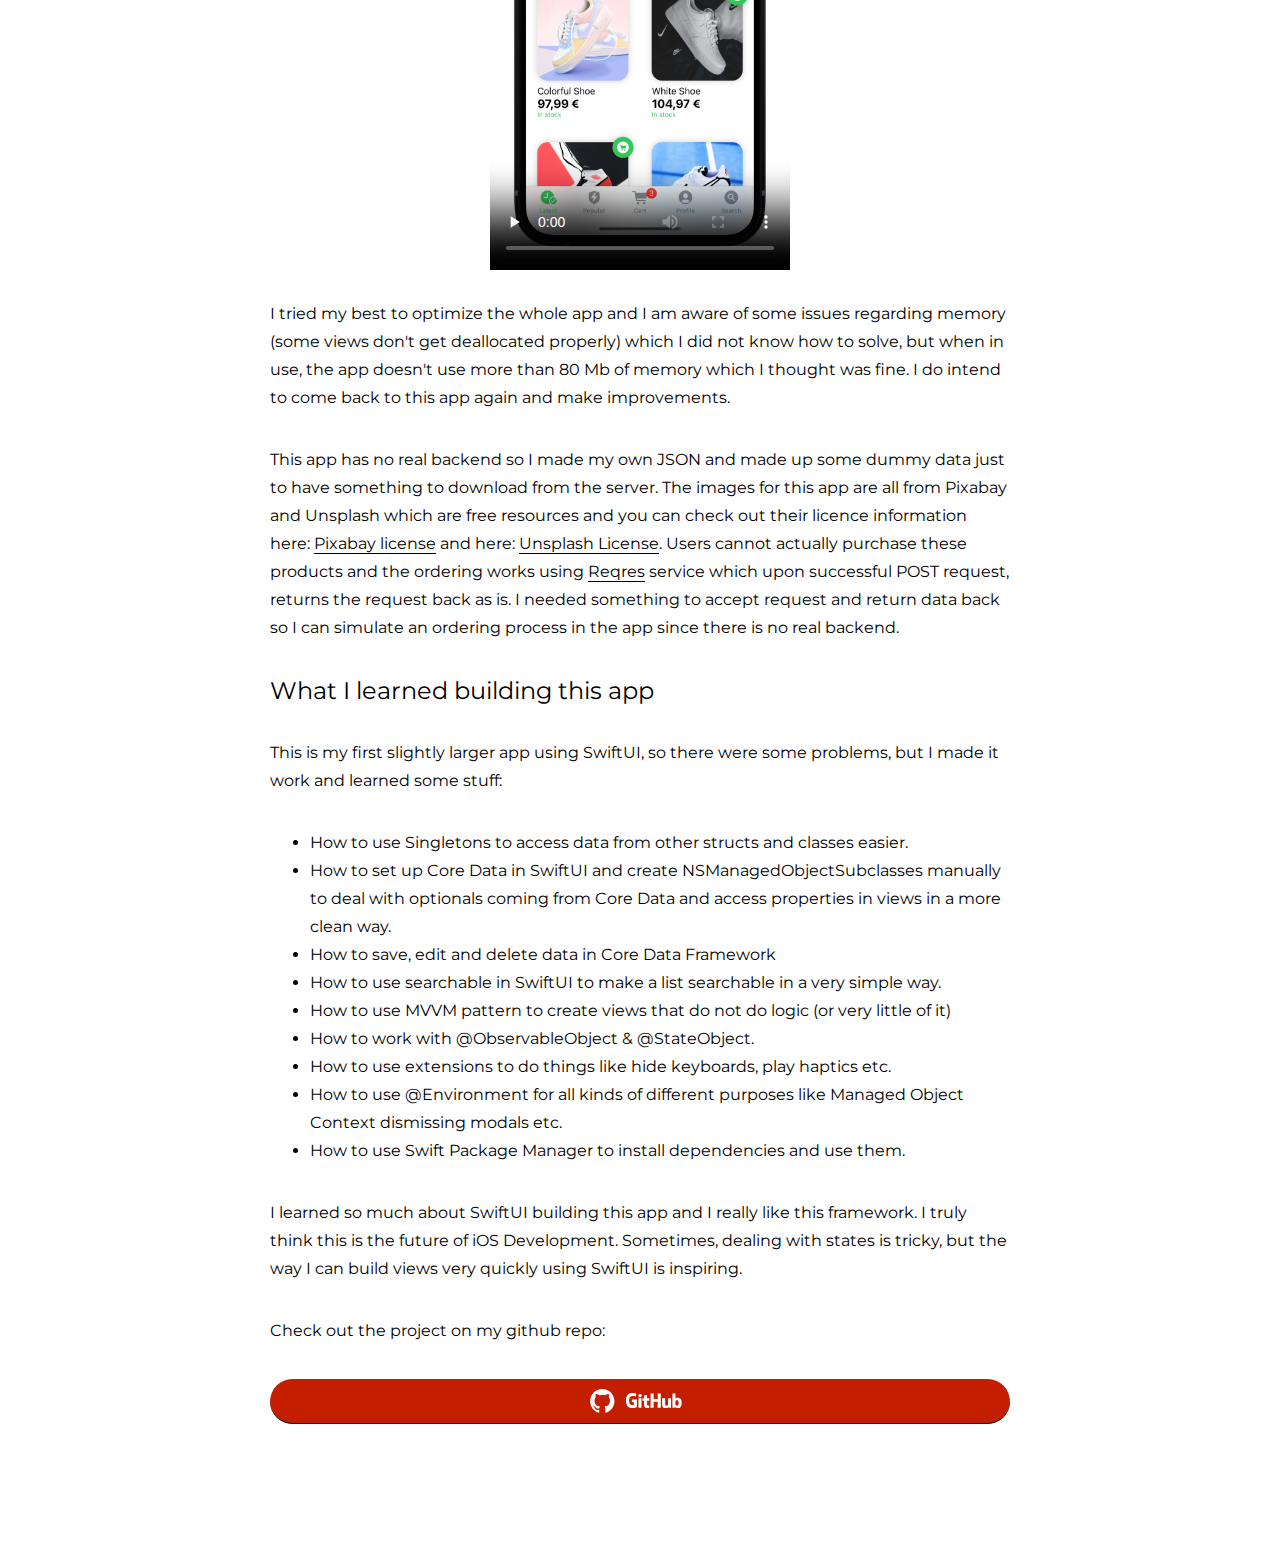
<file: portfolio/stayfitshop.html>
<!DOCTYPE html>
<html lang="en">
  <head>
    <meta charset="UTF-8" />
    <meta http-equiv="X-UA-Compatible" content="IE=edge" />
    <meta name="viewport" content="width=device-width, initial-scale=1.0" />
    <meta name="theme-color" content="#FFFFFF" />

    <link rel="apple-touch-icon" href="../img/apple-icon.png" />

    <meta
      name="description"
      content="Made using SwiftUI, StayFitShop is a shopping application that enables users to browse and search products downloaded from the server and cached using Core Data Framework"
    />

    <meta
      property="og:title"
      content="StayFitShop - Viktor Mauzer, iOS Developer"
    />
    <meta
      property="og:description"
      content="Made using SwiftUI, StayFitShop is a shopping application that enables users to browse and search products downloaded from the server and cached using Core Data Framework"
    />
    <meta
      property="og:image"
      content="https://viktormauzer.github.io/img/stay-fit-shop/social-share.jpg"
    />
    <meta
      property="og:url"
      content="https://viktormauzer.github.io/portfolio/stayfitshop.html"
    />
    <meta
      property="og:site_name"
      content="Portfolio - Viktor Mauzer, iOS Developer"
    />

    <link rel="shortcut icon" type="image/jpg" href="../img/favicon.png" />
    <link rel="stylesheet" href="../style.css?v=2.0" />
    <title>StayFitShop - Viktor Mauzer, iOS Developer</title>
  </head>
  <body ontouchstart="">
    <header class="header">
      <div class="header__button no__highlights">
        <div class="header__ham">
          <span>&nbsp;</span>
          <span>&nbsp;</span>
          <span>&nbsp;</span>
        </div>
      </div>
      <div class="header__bg">&nbsp;</div>
      <nav class="header__nav">
        <div class="header__nav-item">
          <span>Portfolio</span>
          <ul>
            <li>
              <a class="header__nav-link" href="/portfolio/stayfitshop.html"
                >StayFitShop</a
              >
            </li>
            <li>
              <a class="header__nav-link" href="/portfolio/stranger-chats.html"
                >Stranger Chats</a
              >
            </li>
            <li>
              <a
                aria-label="Github"
                rel="noreferrer noopener"
                target="_blank"
                class="header__nav-link"
                href="https://github.com/viktormauzer/CombinedLogin"
                >CombinedLogin →</a
              >
            </li>
            <li>
              <a
                aria-label="Github"
                rel="noreferrer noopener"
                target="_blank"
                class="header__nav-link"
                href="https://github.com/viktormauzer/CustomTabBar"
                >CustomTabBar →</a
              >
            </li>
            <li>
              <a
                aria-label="Github"
                rel="noreferrer noopener"
                target="_blank"
                class="header__nav-link"
                href="https://github.com/viktormauzer/YTFilter"
                >YTFilter →</a
              >
            </li>
            <li>
              <a
                aria-label="Github"
                rel="noreferrer noopener"
                target="_blank"
                class="header__nav-link"
                href="https://github.com/viktormauzer/SideMenu"
                >SideMenu →</a
              >
            </li>
            <li>
              <a
                aria-label="Github"
                rel="noreferrer noopener"
                target="_blank"
                class="header__nav-link"
                href="https://github.com/viktormauzer/TheSlider"
                >TheSlider →</a
              >
            </li>
            <li>
              <a
                aria-label="Github"
                rel="noreferrer noopener"
                target="_blank"
                class="header__nav-link"
                href="https://github.com/viktormauzer/openweather-UIKit"
                >OpenWeather →</a
              >
            </li>
            <li>
              <a
                aria-label="Github"
                rel="noreferrer noopener"
                target="_blank"
                class="header__nav-link"
                href="https://github.com/viktormauzer/FriendFaceChallenge"
                >FriendFace Challenge →</a
              >
            </li>
            <li>
              <a
                aria-label="Github"
                rel="noreferrer noopener"
                target="_blank"
                class="header__nav-link"
                href="https://github.com/viktormauzer/BMICalculator-iOS-UIKit"
                >BMICalculator →</a
              >
            </li>
          </ul>
        </div>
        <div class="header__nav-item">
          <span>menu</span>
          <ul>
            <li>
              <a class="header__nav-link" href="/index.html">Home</a>
            </li>
            <li><a class="header__nav-link" href="../about.html">About</a></li>
            <li>
              <a class="header__nav-link" href="../privacy.html">Privacy</a>
            </li>
          </ul>
        </div>
        <div class="header__nav-item">
          <span>Contact</span>
          <ul>
            <li>
              <a
                class="button button-white no__highlights"
                rel="noreferrer noopener"
                target="_blank"
                href="https://twitter.com/viktormauzer"
              >
                <svg class="button-icon">
                  <use xlink:href="/icons/sprite.svg#vector-twitter"></use>
                </svg>
                Twitter
              </a>
            </li>
            <li>
              <a
                class="button button-white no__highlights"
                rel="noreferrer noopener"
                target="_blank"
                href="https://viktormauzer.github.io/files/ViktorMauzerCV.pdf"
              >
                Download CV
              </a>
            </li>
            <li>
              <div class="button send-email button-white no__highlights">
                <svg class="button-icon">
                  <use xlink:href="/icons/sprite.svg#vector-mail"></use>
                </svg>
                Email Address
              </div>
              <div class="email-address"></div>
            </li>
          </ul>
        </div>
      </nav>
    </header>

    <section class="portfolio__item">
      <div class="portfolio__item-img stayfitshop-img">&nbsp;</div>
      <div class="portfolio__item-container">
        <div class="portfolio__item-heading">
          <h1>StayFitShop</h1>
        </div>
        <article class="portfolio__item-content">
          <p>
            Made using SwiftUI, StayFitShop is a shopping application that
            enables users to browse and search products downloaded from the
            server and cached using Core Data Framework, add them to Cart,
            create their user profile and Checkout.
          </p>
          <p>Here are some of the tools and techniques I used:</p>
          <ul>
            <li>SwiftUI</li>
            <li>MVVM design pattern</li>
            <li>Core Data Framework</li>
            <li>Async/Await</li>
            <li>Swift Package Manager</li>
          </ul>
          <p>
            Views in this app are shown in a tab bar and navigation views within
            each tab. Products are downloaded once when the app first starts and
            saved to persistant storage using Core Data Framework. Images are
            cached as well using
            <a href="https://github.com/SDWebImage/SDWebImageSwiftUI"
              >SDWebImageSwiftUI</a
            >
            to lessen the network usage and increase performance.
          </p>
          <p>
            Each product can be added and removed from cart freely and the cart
            is being saved using Core Data. To manage data I used a Singleton in
            the CoreDataManager so I can access what I need from all over the
            app.
          </p>
          <p>
            Users need to create their profile on checkout or use the dedicated
            tab "Profile" which is also saved using Core Data.
          </p>
          <p>Here is the app in action:</p>
          <div class="article__video-container">
            <video
              controls
              preload="none"
              poster="../img/stay-fit-shop/Latest.png"
              src="../img/stay-fit-shop/StayFitShopShowcase.mov"
            ></video>
          </div>
          <p>
            I tried my best to optimize the whole app and I am aware of some
            issues regarding memory (some views don't get deallocated properly)
            which I did not know how to solve, but when in use, the app doesn't
            use more than 80 Mb of memory which I thought was fine. I do intend
            to come back to this app again and make improvements.
          </p>
          <p>
            This app has no real backend so I made my own JSON and made up some
            dummy data just to have something to download from the server. The
            images for this app are all from Pixabay and Unsplash which are free
            resources and you can check out their licence information here:
            <a href="https://pixabay.com/service/license/">Pixabay license</a>
            and here:
            <a href="https://unsplash.com/license">Unsplash License</a>. Users
            cannot actually purchase these products and the ordering works using
            <a href="https://reqres.in">Reqres</a> service which upon successful
            POST request, returns the request back as is. I needed something to
            accept request and return data back so I can simulate an ordering
            process in the app since there is no real backend.
          </p>
          <h2>What I learned building this app</h2>
          <p>
            This is my first slightly larger app using SwiftUI, so there were
            some problems, but I made it work and learned some stuff:
          </p>
          <ul>
            <li>
              How to use Singletons to access data from other structs and
              classes easier.
            </li>
            <li>
              How to set up Core Data in SwiftUI and create
              NSManagedObjectSubclasses manually to deal with optionals coming
              from Core Data and access properties in views in a more clean way.
            </li>
            <li>How to save, edit and delete data in Core Data Framework</li>
            <li>
              How to use searchable in SwiftUI to make a list searchable in a
              very simple way.
            </li>
            <li>
              How to use MVVM pattern to create views that do not do logic (or
              very little of it)
            </li>
            <li>How to work with @ObservableObject & @StateObject.</li>
            <li>
              How to use extensions to do things like hide keyboards, play
              haptics etc.
            </li>
            <li>
              How to use @Environment for all kinds of different purposes like
              Managed Object Context dismissing modals etc.
            </li>
            <li>
              How to use Swift Package Manager to install dependencies and use
              them.
            </li>
          </ul>
          <p>
            I learned so much about SwiftUI building this app and I really like
            this framework. I truly think this is the future of iOS Development.
            Sometimes, dealing with states is tricky, but the way I can build
            views very quickly using SwiftUI is inspiring.
          </p>
          <p>Check out the project on my github repo:</p>
          <a
            aria-label="Github"
            rel="noreferrer noopener"
            target="_blank"
            href="https://github.com/viktormauzer/StayFitShop"
            class="github__button button button-dark no__highlights"
          >
            <svg class="github__button-icon button-icon-light">
              <use xlink:href="/icons/sprite.svg#vector-github-logo"></use>
            </svg>
            <svg class="github__button-icon button-icon-light">
              <use xlink:href="/icons/sprite.svg#vector-github-logo-text"></use>
            </svg>
          </a>
        </article>
      </div>
    </section>

    <footer class="footer">
      <div class="footer__content">
        <a href="../about.html">About/Contact</a>
        <a href="../privacy.html">Privacy</a>
      </div>
    </footer>

    <script src="../script.js"></script>
  </body>
</html>
</file>
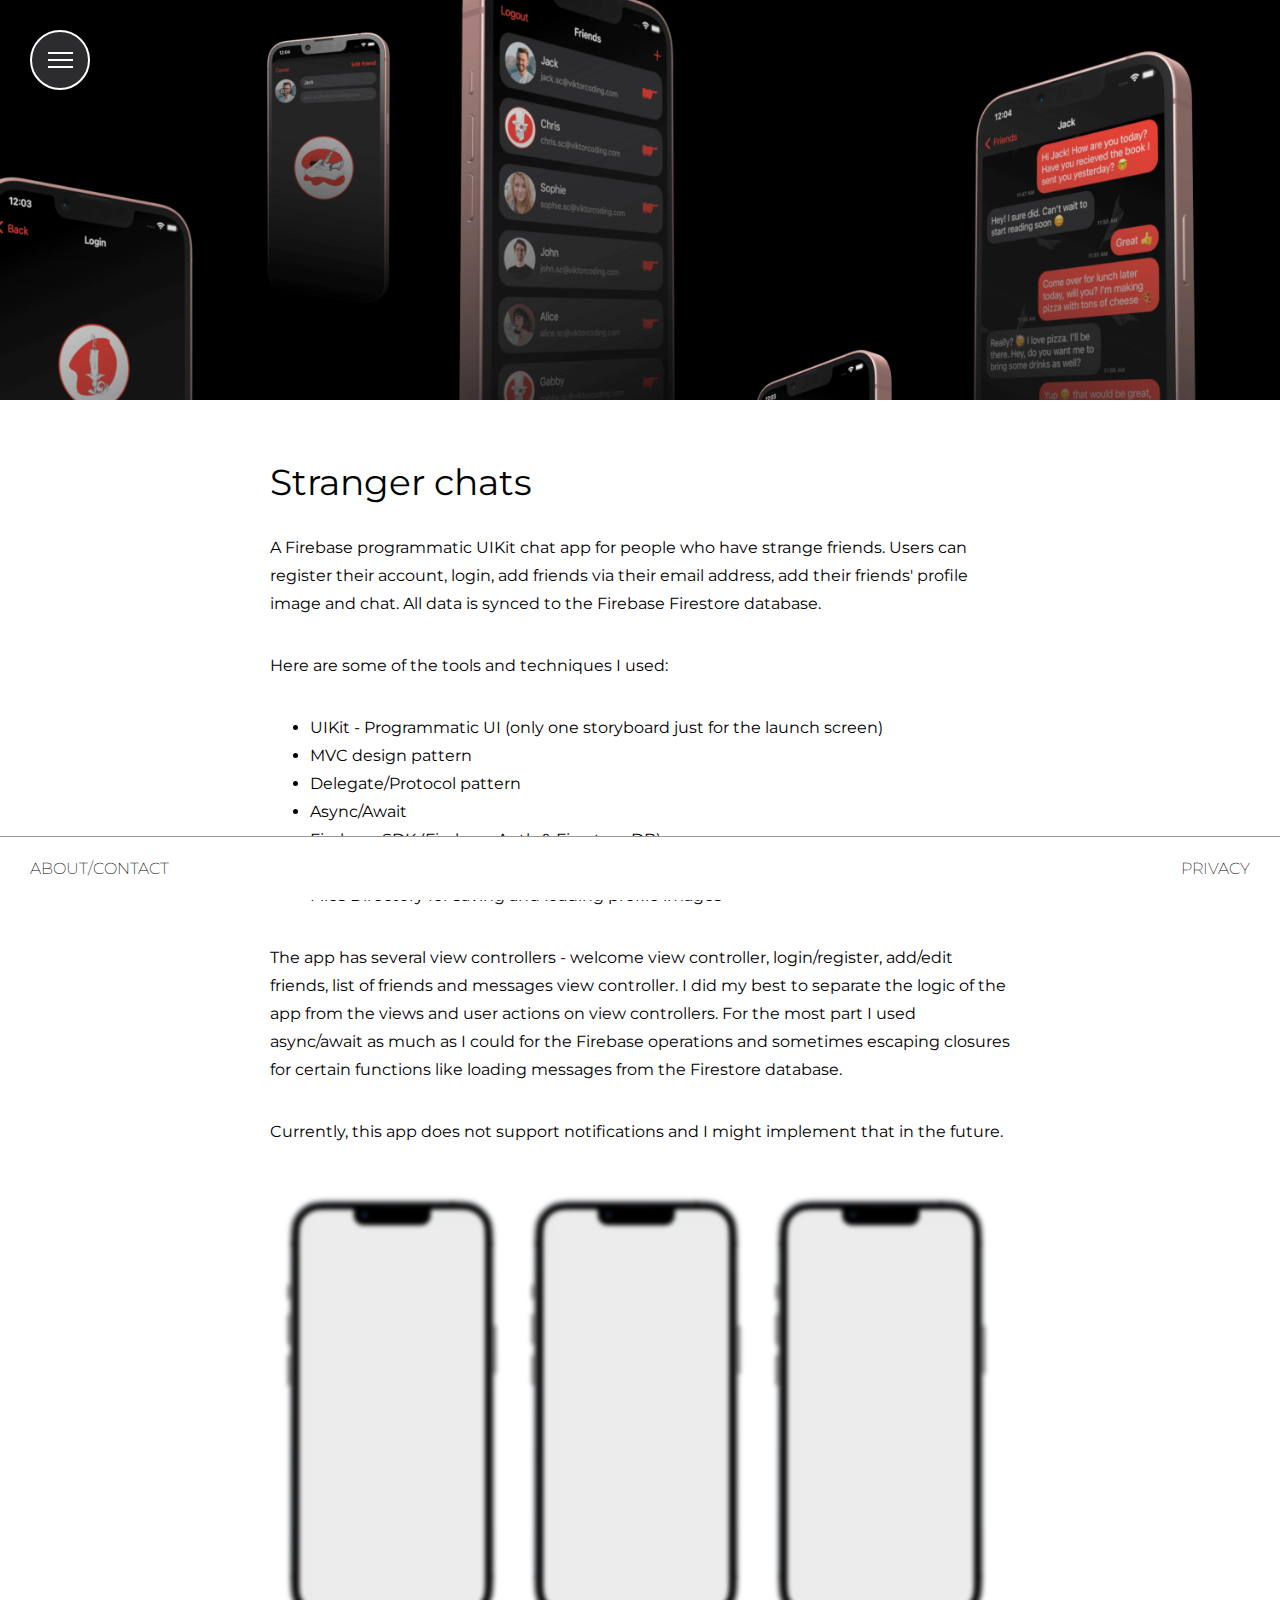
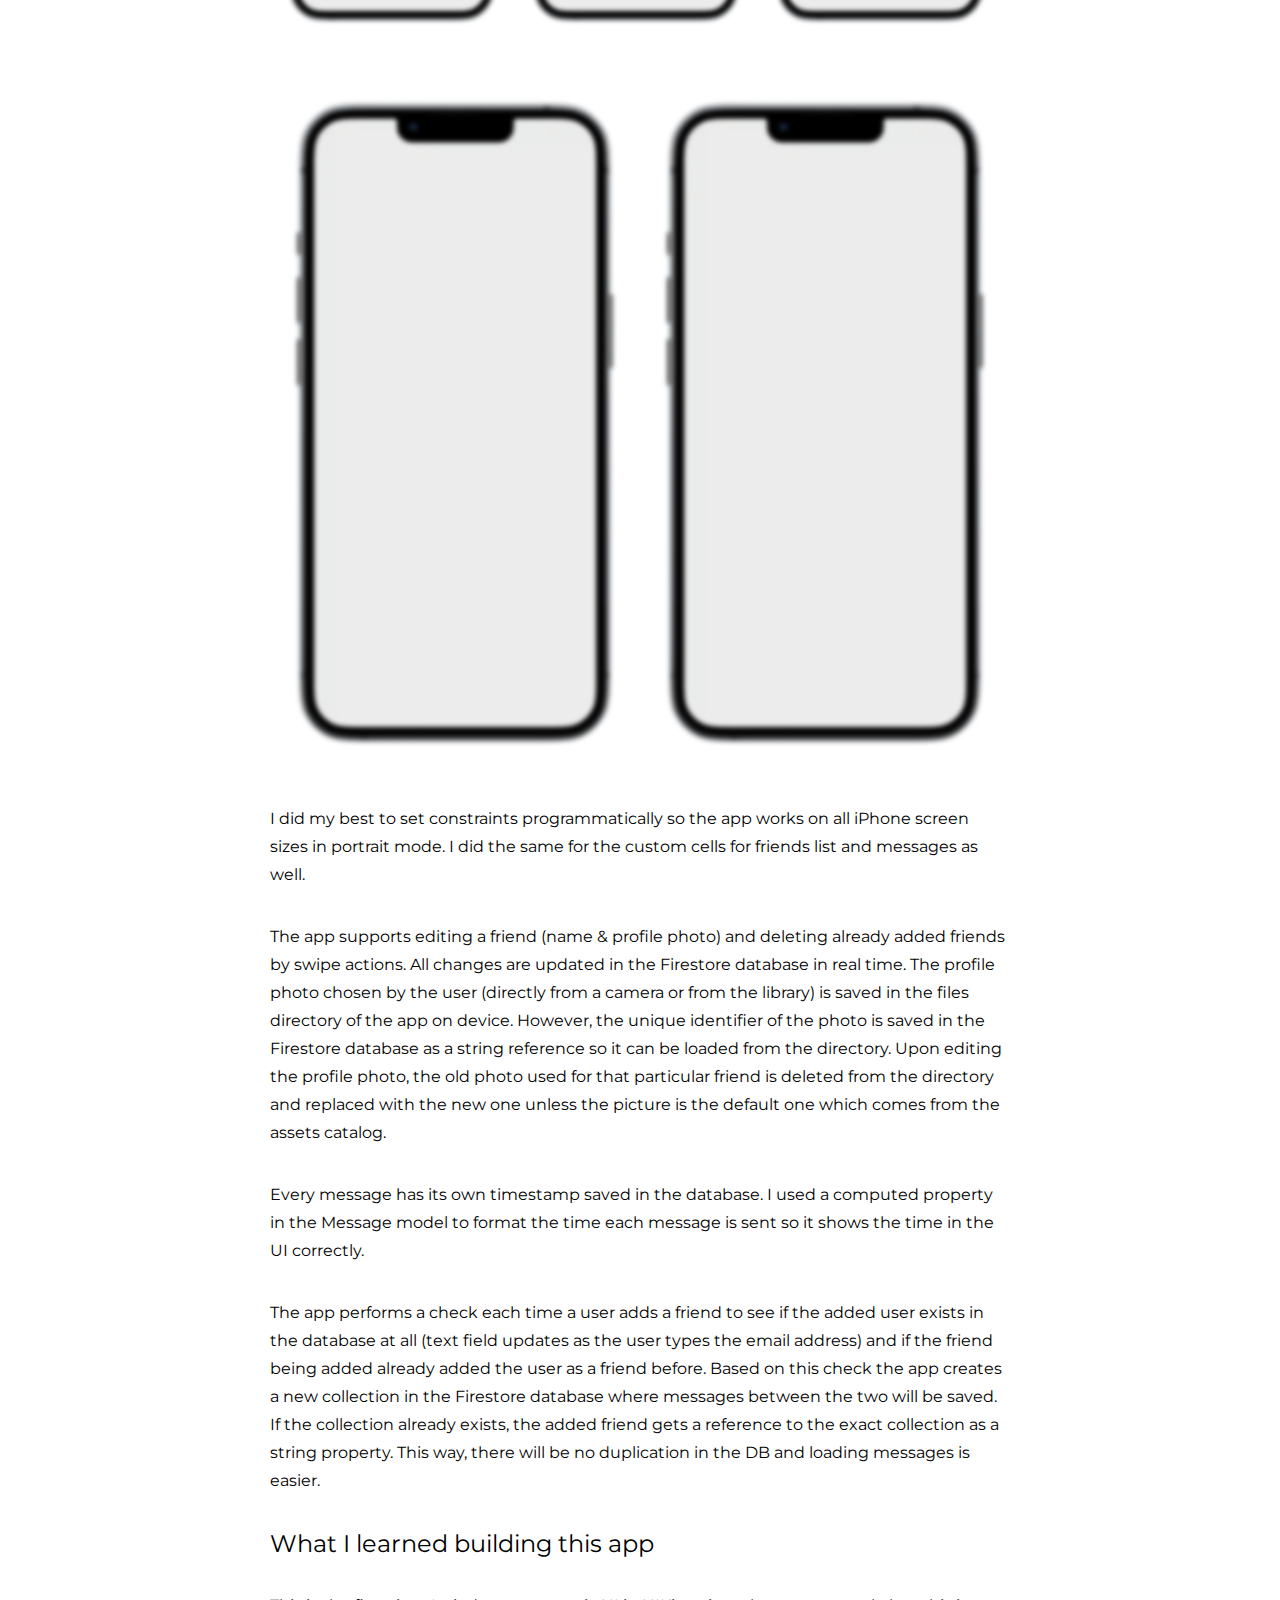
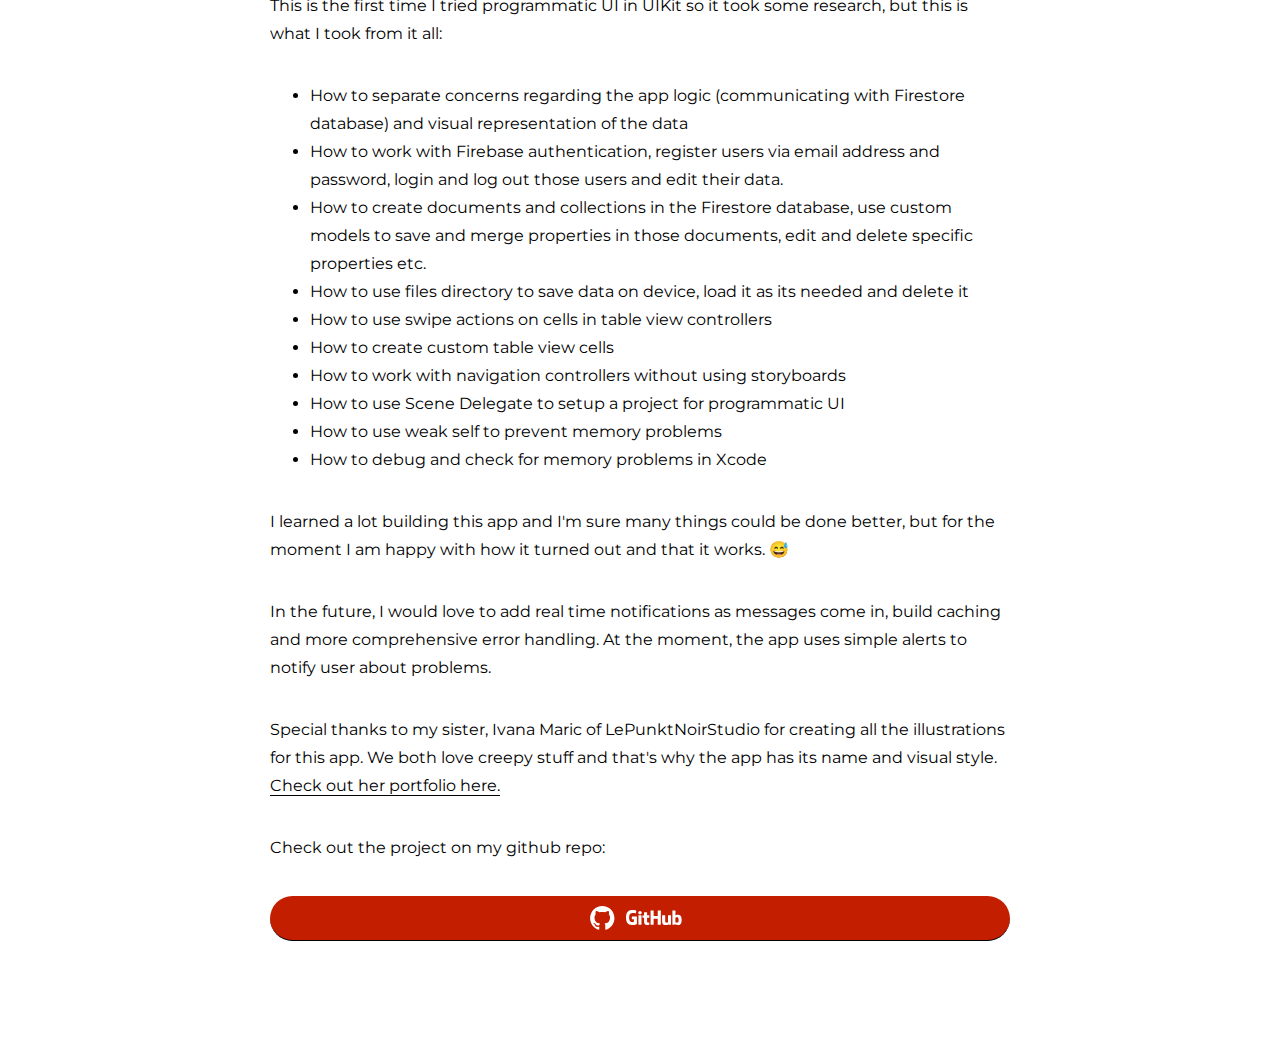
<file: portfolio/stranger-chats.html>
<!DOCTYPE html>
<html lang="en">
  <head>
    <meta charset="UTF-8" />
    <meta http-equiv="X-UA-Compatible" content="IE=edge" />
    <meta name="viewport" content="width=device-width, initial-scale=1.0" />
    <meta name="theme-color" content="#FFFFFF" />

    <link rel="apple-touch-icon" href="../img/apple-icon.png" />

    <meta
      name="description"
      content="A Firebase programmatic UIKit chat app for people who have strange friends"
    />

    <meta
      property="og:title"
      content="Stranger Chats - Viktor Mauzer, iOS Developer"
    />
    <meta
      property="og:description"
      content="A Firebase programmatic UIKit chat app for people who have strange friends"
    />
    <meta
      property="og:image"
      content="https://viktormauzer.github.io/img/stranger-chats/web-mockup-share.png"
    />
    <meta
      property="og:url"
      content="https://viktormauzer.github.io/portfolio/stranger-chats.html"
    />
    <meta
      property="og:site_name"
      content="Portfolio - Viktor Mauzer, iOS Developer"
    />

    <link rel="shortcut icon" type="image/jpg" href="../img/favicon.png" />
    <link rel="stylesheet" href="../style.css?v=2.0" />
    <title>Stranger Chats - Viktor Mauzer, iOS Developer</title>
  </head>
  <body ontouchstart="">
    <header class="header">
      <div class="header__button no__highlights">
        <div class="header__ham">
          <span>&nbsp;</span>
          <span>&nbsp;</span>
          <span>&nbsp;</span>
        </div>
      </div>
      <div class="header__bg">&nbsp;</div>
      <nav class="header__nav">
        <div class="header__nav-item">
          <span>Portfolio</span>
          <ul>
            <li>
              <a class="header__nav-link" href="/portfolio/stayfitshop.html"
                >StayFitShop</a
              >
            </li>
            <li>
              <a class="header__nav-link" href="/portfolio/stranger-chats.html"
                >Stranger Chats</a
              >
            </li>
            <li>
              <a
                aria-label="Github"
                rel="noreferrer noopener"
                target="_blank"
                class="header__nav-link"
                href="https://github.com/viktormauzer/CombinedLogin"
                >CombinedLogin →</a
              >
            </li>
            <li>
              <a
                aria-label="Github"
                rel="noreferrer noopener"
                target="_blank"
                class="header__nav-link"
                href="https://github.com/viktormauzer/CustomTabBar"
                >CustomTabBar →</a
              >
            </li>
            <li>
              <a
                aria-label="Github"
                rel="noreferrer noopener"
                target="_blank"
                class="header__nav-link"
                href="https://github.com/viktormauzer/YTFilter"
                >YTFilter →</a
              >
            </li>
            <li>
              <a
                aria-label="Github"
                rel="noreferrer noopener"
                target="_blank"
                class="header__nav-link"
                href="https://github.com/viktormauzer/SideMenu"
                >SideMenu →</a
              >
            </li>
            <li>
              <a
                aria-label="Github"
                rel="noreferrer noopener"
                target="_blank"
                class="header__nav-link"
                href="https://github.com/viktormauzer/TheSlider"
                >TheSlider →</a
              >
            </li>
            <li>
              <a
                aria-label="Github"
                rel="noreferrer noopener"
                target="_blank"
                class="header__nav-link"
                href="https://github.com/viktormauzer/openweather-UIKit"
                >OpenWeather →</a
              >
            </li>
            <li>
              <a
                aria-label="Github"
                rel="noreferrer noopener"
                target="_blank"
                class="header__nav-link"
                href="https://github.com/viktormauzer/FriendFaceChallenge"
                >FriendFace Challenge →</a
              >
            </li>
            <li>
              <a
                aria-label="Github"
                rel="noreferrer noopener"
                target="_blank"
                class="header__nav-link"
                href="https://github.com/viktormauzer/BMICalculator-iOS-UIKit"
                >BMICalculator →</a
              >
            </li>
          </ul>
        </div>
        <div class="header__nav-item">
          <span>menu</span>
          <ul>
            <li>
              <a class="header__nav-link" href="/index.html">Home</a>
            </li>
            <li><a class="header__nav-link" href="../about.html">About</a></li>
            <li>
              <a class="header__nav-link" href="../privacy.html">Privacy</a>
            </li>
          </ul>
        </div>
        <div class="header__nav-item">
          <span>Contact</span>
          <ul>
            <li>
              <a
                class="button button-white no__highlights"
                rel="noreferrer noopener"
                target="_blank"
                href="https://twitter.com/viktormauzer"
              >
                <svg class="button-icon">
                  <use xlink:href="/icons/sprite.svg#vector-twitter"></use>
                </svg>
                Twitter
              </a>
            </li>
            <li>
              <a
                class="button button-white no__highlights"
                rel="noreferrer noopener"
                target="_blank"
                href="https://viktormauzer.github.io/files/ViktorMauzerCV.pdf"
              >
                Download CV
              </a>
            </li>
            <li>
              <div class="button send-email button-white no__highlights">
                <svg class="button-icon">
                  <use xlink:href="/icons/sprite.svg#vector-mail"></use>
                </svg>
                Email Address
              </div>
              <div class="email-address"></div>
            </li>
          </ul>
        </div>
      </nav>
    </header>

    <section class="portfolio__item">
      <div class="portfolio__item-img stranger__chats-img">&nbsp;</div>
      <div class="portfolio__item-container">
        <div class="portfolio__item-heading">
          <h1>Stranger chats</h1>
        </div>
        <article class="portfolio__item-content">
          <p>
            A Firebase programmatic UIKit chat app for people who have strange
            friends. Users can register their account, login, add friends via
            their email address, add their friends' profile image and chat. All
            data is synced to the Firebase Firestore database.
          </p>
          <p>Here are some of the tools and techniques I used:</p>
          <ul>
            <li>
              UIKit - Programmatic UI (only one storyboard just for the launch
              screen)
            </li>
            <li>MVC design pattern</li>
            <li>Delegate/Protocol pattern</li>
            <li>Async/Await</li>
            <li>Firebase SDK (Firebase Auth & Firestore DB)</li>
            <li>Cocoapods</li>
            <li>Files Directory for saving and loading profile images</li>
          </ul>
          <p>
            The app has several view controllers - welcome view controller,
            login/register, add/edit friends, list of friends and messages view
            controller. I did my best to separate the logic of the app from the
            views and user actions on view controllers. For the most part I used
            async/await as much as I could for the Firebase operations and
            sometimes escaping closures for certain functions like loading
            messages from the Firestore database.
          </p>
          <p>
            Currently, this app does not support notifications and I might
            implement that in the future.
          </p>
          <div class="gallery gallery__3">
            <img
              class="lazy-img"
              data-src="../img/stranger-chats/welcomeVC.png"
              src="../img/lazy.png"
              alt="screenshot"
            />
            <img
              class="lazy-img"
              data-src="../img/stranger-chats/loginVC.png"
              src="../img/lazy.png"
              alt="screenshot"
            />
            <img
              class="lazy-img"
              data-src="../img/stranger-chats/addEditFriendVC.png"
              src="../img/lazy.png"
              alt="screenshot"
            />
          </div>
          <div class="gallery gallery__2">
            <img
              class="lazy-img"
              data-src="../img/stranger-chats/friendsVC.png"
              src="../img/lazy.png"
              alt="screenshot"
            />
            <img
              class="lazy-img"
              data-src="../img/stranger-chats/messagesVC.png"
              src="../img/lazy.png"
              alt="screenshot"
            />
          </div>
          <p>
            I did my best to set constraints programmatically so the app works
            on all iPhone screen sizes in portrait mode. I did the same for the
            custom cells for friends list and messages as well.
          </p>
          <p>
            The app supports editing a friend (name & profile photo) and
            deleting already added friends by swipe actions. All changes are
            updated in the Firestore database in real time. The profile photo
            chosen by the user (directly from a camera or from the library) is
            saved in the files directory of the app on device. However, the
            unique identifier of the photo is saved in the Firestore database as
            a string reference so it can be loaded from the directory. Upon
            editing the profile photo, the old photo used for that particular
            friend is deleted from the directory and replaced with the new one
            unless the picture is the default one which comes from the assets
            catalog.
          </p>
          <p>
            Every message has its own timestamp saved in the database. I used a
            computed property in the Message model to format the time each
            message is sent so it shows the time in the UI correctly.
          </p>
          <p>
            The app performs a check each time a user adds a friend to see if
            the added user exists in the database at all (text field updates as
            the user types the email address) and if the friend being added
            already added the user as a friend before. Based on this check the
            app creates a new collection in the Firestore database where
            messages between the two will be saved. If the collection already
            exists, the added friend gets a reference to the exact collection as
            a string property. This way, there will be no duplication in the DB
            and loading messages is easier.
          </p>
          <h2>What I learned building this app</h2>
          <p>
            This is the first time I tried programmatic UI in UIKit so it took
            some research, but this is what I took from it all:
          </p>
          <ul>
            <li>
              How to separate concerns regarding the app logic (communicating
              with Firestore database) and visual representation of the data
            </li>
            <li>
              How to work with Firebase authentication, register users via email
              address and password, login and log out those users and edit their
              data.
            </li>
            <li>
              How to create documents and collections in the Firestore database,
              use custom models to save and merge properties in those documents,
              edit and delete specific properties etc.
            </li>
            <li>
              How to use files directory to save data on device, load it as its
              needed and delete it
            </li>
            <li>How to use swipe actions on cells in table view controllers</li>
            <li>How to create custom table view cells</li>
            <li>
              How to work with navigation controllers without using storyboards
            </li>
            <li>
              How to use Scene Delegate to setup a project for programmatic UI
            </li>
            <li>How to use weak self to prevent memory problems</li>
            <li>How to debug and check for memory problems in Xcode</li>
          </ul>
          <p>
            I learned a lot building this app and I'm sure many things could be
            done better, but for the moment I am happy with how it turned out
            and that it works. 😅
          </p>
          <p>
            In the future, I would love to add real time notifications as
            messages come in, build caching and more comprehensive error
            handling. At the moment, the app uses simple alerts to notify user
            about problems.
          </p>
          <p>
            Special thanks to my sister, Ivana Maric of LePunktNoirStudio for
            creating all the illustrations for this app. We both love creepy
            stuff and that's why the app has its name and visual style.
            <a
              rel="noreferrer noopener"
              target="_blank"
              href="https://lepunktnoir.studio"
              >Check out her portfolio here.</a
            >
          </p>
          <p>Check out the project on my github repo:</p>
          <a
            aria-label="Github"
            rel="noreferrer noopener"
            target="_blank"
            href="https://github.com/viktormauzer/Stranger-Chats"
            class="github__button button button-dark no__highlights"
          >
            <svg class="github__button-icon button-icon-light">
              <use xlink:href="/icons/sprite.svg#vector-github-logo"></use>
            </svg>
            <svg class="github__button-icon button-icon-light">
              <use xlink:href="/icons/sprite.svg#vector-github-logo-text"></use>
            </svg>
          </a>
        </article>
      </div>
    </section>

    <footer class="footer">
      <div class="footer__content">
        <a href="../about.html">About/Contact</a>
        <a href="../privacy.html">Privacy</a>
      </div>
    </footer>

    <script src="../script.js"></script>
  </body>
</html>
</file>
<file: style.css>
*,
*::before,
*::after {
  margin: 0;
  padding: 0;
  -webkit-box-sizing: inherit;
  box-sizing: inherit;
}

/* fonts */
/* ======================= */
/* montserrat-200 - latin */
@font-face {
  font-family: "Montserrat";
  font-style: normal;
  font-weight: 200;
  font-display: swap;
  src: url("/fonts/montserrat-v23-latin-200.eot"); /* IE9 Compat Modes */
  src: local(""),
    url("/fonts/montserrat-v23-latin-200.eot?#iefix")
      format("embedded-opentype"),
    /* IE6-IE8 */ url("/fonts/montserrat-v23-latin-200.woff2") format("woff2"),
    /* Super Modern Browsers */ url("/fonts/montserrat-v23-latin-200.woff")
      format("woff"),
    /* Modern Browsers */ url("/fonts/montserrat-v23-latin-200.ttf")
      format("truetype"),
    /* Safari, Android, iOS */
      url("/fonts/montserrat-v23-latin-200.svg#Montserrat") format("svg"); /* Legacy iOS */
}
/* montserrat-regular - latin */
@font-face {
  font-family: "Montserrat";
  font-style: normal;
  font-weight: 400;
  font-display: swap;
  src: url("/fonts/montserrat-v23-latin-regular.eot"); /* IE9 Compat Modes */
  src: local(""),
    url("/fonts/montserrat-v23-latin-regular.eot?#iefix")
      format("embedded-opentype"),
    /* IE6-IE8 */ url("/fonts/montserrat-v23-latin-regular.woff2")
      format("woff2"),
    /* Super Modern Browsers */ url("/fonts/montserrat-v23-latin-regular.woff")
      format("woff"),
    /* Modern Browsers */ url("/fonts/montserrat-v23-latin-regular.ttf")
      format("truetype"),
    /* Safari, Android, iOS */
      url("/fonts/montserrat-v23-latin-regular.svg#Montserrat") format("svg"); /* Legacy iOS */
}
/* montserrat-700 - latin */
@font-face {
  font-family: "Montserrat";
  font-style: normal;
  font-weight: 700;
  font-display: swap;
  src: url("/fonts/montserrat-v23-latin-700.eot"); /* IE9 Compat Modes */
  src: local(""),
    url("/fonts/montserrat-v23-latin-700.eot?#iefix")
      format("embedded-opentype"),
    /* IE6-IE8 */ url("/fonts/montserrat-v23-latin-700.woff2") format("woff2"),
    /* Super Modern Browsers */ url("/fonts/montserrat-v23-latin-700.woff")
      format("woff"),
    /* Modern Browsers */ url("/fonts/montserrat-v23-latin-700.ttf")
      format("truetype"),
    /* Safari, Android, iOS */
      url("/fonts/montserrat-v23-latin-700.svg#Montserrat") format("svg"); /* Legacy iOS */
}
/* montserrat-100italic - latin */
@font-face {
  font-family: "Montserrat";
  font-style: italic;
  font-weight: 100;
  font-display: swap;
  src: url("/fonts/montserrat-v23-latin-100italic.eot"); /* IE9 Compat Modes */
  src: local(""),
    url("/fonts/montserrat-v23-latin-100italic.eot?#iefix")
      format("embedded-opentype"),
    /* IE6-IE8 */ url("/fonts/montserrat-v23-latin-100italic.woff2")
      format("woff2"),
    /* Super Modern Browsers */
      url("/fonts/montserrat-v23-latin-100italic.woff") format("woff"),
    /* Modern Browsers */ url("/fonts/montserrat-v23-latin-100italic.ttf")
      format("truetype"),
    /* Safari, Android, iOS */
      url("/fonts/montserrat-v23-latin-100italic.svg#Montserrat") format("svg"); /* Legacy iOS */
}

html {
  font-size: 62.5%;
}

body {
  -webkit-box-sizing: border-box;
  box-sizing: border-box;
  font-family: "Montserrat", sans-serif;
  font-size: 1.6rem;
}

/* global */

article {
  margin-bottom: 12rem;
}

article p,
article ul,
article ol,
article span,
article a {
  font-size: 1.6rem;
  line-height: 2.8rem;
  margin-bottom: 3.4rem;
}

article ul,
article ol {
  margin-left: 4rem;
}

article h1,
article h2,
article h3,
article h4,
article h5,
article h6 {
  font-weight: 400;
  margin-bottom: 3.4rem;
}

article a {
  color: black;
  text-decoration: none;
  border-bottom: 1px solid black;
  -webkit-transition: all 0.5s;
  -o-transition: all 0.5s;
  transition: all 0.5s;
}

article a:hover {
  color: rgb(195, 30, 0);
  border-bottom: 1px solid rgb(195, 30, 0);
}

article img {
  display: block;
  width: 100%;
  margin-bottom: 3.4rem;
}

.article__video-container {
  display: -webkit-box;
  display: -ms-flexbox;
  display: flex;
  -webkit-box-pack: center;
  -ms-flex-pack: center;
  justify-content: center;
  -webkit-box-align: center;
  -ms-flex-align: center;
  align-items: center;
  margin-bottom: 3rem;
}

article video {
  max-width: 30rem;
}

article .github__button-icon:not(:last-child) {
  margin-right: 1rem;
}

.gallery {
  display: -webkit-box;
  display: -ms-flexbox;
  display: flex;
  -ms-flex-wrap: wrap;
  flex-wrap: wrap;
}

.gallery__3 > * {
  width: 33%;
}

.gallery__2 > * {
  width: 50%;
}

@media only screen and (max-width: 500px) {
  .gallery__3 > *,
  .gallery__2 > * {
    width: 100%;
  }
}

.button {
  min-height: 4.5rem;
  min-width: 6rem;
  padding: 1rem;
  border-radius: 100rem;
  margin-bottom: 1.5rem;
  display: -webkit-box;
  display: -ms-flexbox;
  display: flex;
  -webkit-box-pack: center;
  -ms-flex-pack: center;
  justify-content: center;
  -webkit-box-align: center;
  -ms-flex-align: center;
  align-items: center;
  text-decoration: none;
  font-weight: 700;
  cursor: pointer;
  -webkit-transition: all 0.3s;
  -o-transition: all 0.3s;
  transition: all 0.3s;
}

.button-dark {
  background-color: rgb(195, 30, 0);
}

.button-white {
  background-color: white;
  color: black;
}

.button-hollow-white {
  border: 2px solid white;
  border-radius: 100rem;
  text-decoration: none;
  color: white;
}

.button-hollow-dark {
  border: 2px solid black;
  border-radius: 100rem;
  text-decoration: none;
  color: black;
}

@media (hover: hover) {
  .button-white:hover {
    -webkit-transform: translate(0, -3px);
    -ms-transform: translate(0, -3px);
    transform: translate(0, -3px);
    color: white;
    -webkit-box-shadow: 1px 3px 6px rgba(0, 0, 0, 0.4);
    box-shadow: 1px 3px 6px rgba(0, 0, 0, 0.4);
    background-color: rgb(195, 30, 0);
  }

  .button-white:hover > .button-icon {
    fill: white;
  }

  .button-hollow-white:hover {
    -webkit-transform: translate(0, -3px);
    -ms-transform: translate(0, -3px);
    transform: translate(0, -3px);
    letter-spacing: 2px;
    -webkit-box-shadow: 1px 3px 6px rgba(0, 0, 0, 0.4);
    box-shadow: 1px 3px 6px rgba(0, 0, 0, 0.4);
  }

  .button-hollow-dark:hover {
    -webkit-transform: translate(0, -3px);
    -ms-transform: translate(0, -3px);
    transform: translate(0, -3px);
    letter-spacing: 2px;
    -webkit-box-shadow: 1px 3px 6px rgba(0, 0, 0, 0.4);
    box-shadow: 1px 3px 6px rgba(0, 0, 0, 0.4);
  }

  .button-dark:hover {
    -webkit-box-shadow: 1px 3px 6px rgba(0, 0, 0, 0.4);
    box-shadow: 1px 3px 6px rgba(0, 0, 0, 0.4);
  }
}

.button-white:active,
.button-hollow-white:active,
.button-dark:active {
  -webkit-transform: scale(0.95) translate(0, -1px);
  -ms-transform: scale(0.95) translate(0, -1px);
  transform: scale(0.95) translate(0, -1px);
  -webkit-box-shadow: 1px 1px 3px rgba(0, 0, 0, 0.6);
  box-shadow: 1px 1px 3px rgba(0, 0, 0, 0.6);
}

.button-icon {
  height: 2.5rem;
  width: 2.5rem;
  fill: black;
  margin-right: 1rem;
  -webkit-transition: all 0.5s;
  -o-transition: all 0.5s;
  transition: all 0.5s;
}

.button-icon-light {
  fill: white;
  margin-right: 1rem;
}

.github__button-icon {
  width: 5.6rem;
  height: 2.4rem;
}

.github__button-icon:first-child {
  width: 2.7rem;
}

.text__button {
  -webkit-transition: all 0.2s;
  -o-transition: all 0.2s;
  transition: all 0.2s;
}

.text__button::after {
  content: ">";
  margin-right: 1rem;
}

.text__button:hover {
  color: rgb(195, 30, 0);
}

.email-address {
  margin-top: 2rem;
  opacity: 0;
  -webkit-transition: all 0.5s;
  -o-transition: all 0.5s;
  transition: all 0.5s;
}

.lazy-img {
  -webkit-filter: blur(2px);
  filter: blur(2px);
  -webkit-animation-name: pulse;
  animation-name: pulse;
  -webkit-animation-duration: 1.5s;
  animation-duration: 1.5s;
  -webkit-animation-iteration-count: infinite;
  animation-iteration-count: infinite;
}

.no__highlights {
  -webkit-tap-highlight-color: transparent;
  -webkit-touch-callout: none;
  -webkit-user-select: none;
  -moz-user-select: none;
  -ms-user-select: none;
  user-select: none;
}

@-webkit-keyframes fadeIn {
  0% {
    opacity: 0;
  }

  100% {
    opacity: 1;
  }
}

@keyframes fadeIn {
  0% {
    opacity: 0;
  }

  100% {
    opacity: 1;
  }
}

@-webkit-keyframes pulse {
  0% {
    -webkit-transform: scale(1);
    transform: scale(1);
  }

  50% {
    -webkit-transform: scale(0.98);
    transform: scale(0.98);
  }

  100% {
    -webkit-transform: scale(1);
    transform: scale(1);
  }
}

@keyframes pulse {
  0% {
    -webkit-transform: scale(1);
    transform: scale(1);
  }

  50% {
    -webkit-transform: scale(0.98);
    transform: scale(0.98);
  }

  100% {
    -webkit-transform: scale(1);
    transform: scale(1);
  }
}

.slider {
  position: relative;
  overflow: hidden;
  padding: 0 2rem;
}

.slider-container {
  display: -webkit-box;
  display: -ms-flexbox;
  display: flex;
}

.slider__btn {
  position: absolute;
  top: 50%;
  -webkit-transform: translate(0, -50%);
  -ms-transform: translate(0, -50%);
  transform: translate(0, -50%);
  cursor: pointer;
  z-index: 500;
}

.slider__next {
  right: 0;
}

.slider__prev {
  left: 0;
}

.slider__icon {
  width: 2.4rem;
  height: 2.4rem;
  fill: white;
  -webkit-transition: all 0.2s;
  -o-transition: all 0.2s;
  transition: all 0.2s;
}

.slider__icon:active {
  width: 2rem;
  height: 2rem;
}

@media (hover: hover) {
  .slider__icon:hover {
    width: 3.2rem;
    height: 3.2rem;
  }
}

.slider__next-icon {
  -webkit-transform: rotate(-90deg);
  -ms-transform: rotate(-90deg);
  transform: rotate(-90deg);
}

.slider__prev-icon {
  -webkit-transform: rotate(90deg);
  -ms-transform: rotate(90deg);
  transform: rotate(90deg);
}

.slider__indicator {
  display: -webkit-box;
  display: -ms-flexbox;
  display: flex;
  -webkit-box-pack: center;
  -ms-flex-pack: center;
  justify-content: center;
}

.slider__indicator-dot {
  width: 0.6rem;
  height: 0.6rem;
  background-color: rgba(0, 0, 0, 0.25);
  border-radius: 100rem;
  text-align: center;
  -webkit-transition: all 0.2s;
  -o-transition: all 0.2s;
  transition: all 0.2s;
}

.slider__indicator-dot-selected {
  background-color: black;
}

.slider__indicator-dot:not(:last-child) {
  margin-right: 1rem;
}

.separator {
  display: block;
  height: 1px;
  width: 100%;
  margin: 1rem 0;
}

.dark-bg {
  background-color: rgb(44, 44, 46);
}

.white-bg {
  background-color: white;
}

/* HEADER */
.header__button {
  position: fixed;
  top: 3rem;
  left: 3rem;
  width: 6rem;
  height: 6rem;
  border: 2px solid white;
  border-radius: 100rem;
  background-color: rgb(44, 44, 46);
  display: -webkit-box;
  display: -ms-flexbox;
  display: flex;
  -webkit-box-pack: center;
  -ms-flex-pack: center;
  justify-content: center;
  -webkit-box-align: center;
  -ms-flex-align: center;
  align-items: center;
  -webkit-box-shadow: 1px 3px 6px rgba(0, 0, 0, 0.4);
  box-shadow: 1px 3px 6px rgba(0, 0, 0, 0.4);
  z-index: 3000;
  cursor: pointer;
  -webkit-transition: all 0.5s;
  -o-transition: all 0.5s;
  transition: all 0.5s;
}

.header__button:active {
  -webkit-transform: scale(0.95);
  -ms-transform: scale(0.95);
  transform: scale(0.95);
  -webkit-box-shadow: 1px 1px 3px rgba(0, 0, 0, 0.6);
  box-shadow: 1px 1px 3px rgba(0, 0, 0, 0.6);
}

.header__ham span,
.header__ham-close span {
  display: block;
  background-color: white;
  width: 2.5rem;
  height: 0.2rem;
  margin: 0.5rem 0;
  -webkit-transition: all 0.5s;
  -o-transition: all 0.5s;
  transition: all 0.5s;
}

.header__button:hover > .header__ham span {
  margin: 0.7rem 0;
}

.header__ham-close span {
  margin: 0;
}

.header__ham-close span:first-child {
  -webkit-transform: translate(0, 0.2rem) rotate(135deg);
  -ms-transform: translate(0, 0.2rem) rotate(135deg);
  transform: translate(0, 0.2rem) rotate(135deg);
}

.header__ham-close span:nth-child(2) {
  -webkit-transform: translate(-2rem);
  -ms-transform: translate(-2rem);
  transform: translate(-2rem);
  opacity: 0;
}

.header__ham-close span:last-child {
  -webkit-transform: translate(0, -0.2rem) rotate(-135deg);
  -ms-transform: translate(0, -0.2rem) rotate(-135deg);
  transform: translate(0, -0.2rem) rotate(-135deg);
}

.header__bg {
  background-color: rgb(44, 44, 46);
  width: 4rem;
  height: 4rem;
  position: fixed;
  top: 4rem;
  left: 4rem;
  border-radius: 100rem;
  z-index: 1000;
  -webkit-transition: all 0.5s;
  -o-transition: all 0.5s;
  transition: all 0.5s;
}

.expand-bg {
  -webkit-transform: scale(180);
  -ms-transform: scale(180);
  transform: scale(180);
}

.header__nav {
  width: 100%;
  position: fixed;
  top: -100%;
  left: 50%;
  z-index: 1500;
  -webkit-transform: translate(-50%, -50%);
  -ms-transform: translate(-50%, -50%);
  transform: translate(-50%, -50%);
  -webkit-transition: all 0.8s;
  -o-transition: all 0.8s;
  transition: all 0.8s;
}

.show-nav {
  top: 50%;
  overflow: auto;
  height: 100%;
  padding: 3rem;
  padding-top: 12rem;
}

.header__nav-item {
  color: white;
  text-align: center;
  margin: 0 auto;
  max-width: 25rem;
  margin-bottom: 3rem;
}

.header__nav-item span {
  display: block;
  text-transform: uppercase;
  font-size: 3.6rem;
  font-weight: 300;
  margin-bottom: 1.5rem;
}

.header__nav-item ul {
  list-style: none;
}

.header__nav-link {
  color: white;
  text-decoration: none;
  font-size: 1.8rem;
  font-weight: 700;
  margin-bottom: 0.5rem;
  display: block;
  letter-spacing: normal;
  -webkit-transition: all 0.5s;
  -o-transition: all 0.5s;
  transition: all 0.5s;
}

.header__nav-link:hover {
  letter-spacing: 2px;
}

/* FOOTER */
.footer {
  position: fixed;
  bottom: 0;
  width: 100%;
  background-color: white;
  z-index: 600;
  min-height: 7vh;
  border-top: 1px solid rgba(0, 0, 0, 0.4);
}

.footer__content {
  display: -webkit-box;
  display: -ms-flexbox;
  display: flex;
  margin: 0 3rem;
  -webkit-box-pack: justify;
  -ms-flex-pack: justify;
  justify-content: space-between;
  -webkit-box-align: center;
  -ms-flex-align: center;
  align-items: center;
  min-height: 7vh;
}

.footer__content span {
  font-size: 1.6rem;
  font-weight: 200;
  color: black;
}

.footer__content a {
  font-size: 1.6rem;
  text-decoration: none;
  text-transform: uppercase;
  font-weight: 200;
  color: black;
}

@media only screen and (max-width: 600px) {
  .footer {
    min-height: 6vh;
  }

  .footer__content {
    min-height: 6vh;
  }
}

/* HERO */
.hero {
  position: relative;
  width: 100%;
  min-height: 93vh;
  display: -webkit-box;
  display: -ms-flexbox;
  display: flex;
  -webkit-box-pack: center;
  -ms-flex-pack: center;
  justify-content: center;
  -webkit-box-align: center;
  -ms-flex-align: center;
  align-items: center;
  -webkit-box-orient: vertical;
  -webkit-box-direction: normal;
  -ms-flex-direction: column;
  flex-direction: column;
  -webkit-animation-name: fadeIn;
  animation-name: fadeIn;
  -webkit-animation-duration: 1s;
  animation-duration: 1s;
  overflow: hidden;
}

.hero .grid__dots {
  position: absolute;
  top: -1rem;
  left: -2rem;
}

.hero .decoration__element {
  background-image: -webkit-gradient(
    linear,
    left top,
    right top,
    from(rgba(255, 255, 255, 1)),
    to(rgba(236, 236, 236, 1))
  );
  background-image: -o-linear-gradient(
    left,
    rgba(255, 255, 255, 1) 0%,
    rgba(236, 236, 236, 1) 100%
  );
  background-image: linear-gradient(
    90deg,
    rgba(255, 255, 255, 1) 0%,
    rgba(236, 236, 236, 1) 100%
  );
  position: absolute;
  bottom: -75rem;
  right: -10%;
  width: 100%;
  height: 100rem;
  border-radius: 62% 38% 56% 44% / 43% 27% 73% 57%;
  z-index: -1;
  -webkit-animation-name: pulseUpAndDown;
  animation-name: pulseUpAndDown;
  -webkit-animation-duration: 15s;
  animation-duration: 15s;
  -webkit-animation-iteration-count: infinite;
  animation-iteration-count: infinite;
}

.hero .decoration__element2 {
  background-image: -webkit-gradient(
    linear,
    left top,
    right top,
    from(rgba(255, 255, 255, 1)),
    to(rgba(224, 224, 224, 1))
  );
  background-image: -o-linear-gradient(
    left,
    rgba(255, 255, 255, 1) 0%,
    rgba(224, 224, 224, 1) 100%
  );
  background-image: linear-gradient(
    90deg,
    rgba(255, 255, 255, 1) 0%,
    rgba(224, 224, 224, 1) 100%
  );
  position: absolute;
  bottom: -80rem;
  right: -15%;
  width: 100%;
  height: 100rem;
  border-radius: 62% 38% 56% 44% / 43% 27% 73% 57%;
  z-index: -1;
}

.hero__info {
  display: -webkit-box;
  display: -ms-flexbox;
  display: flex;
  -webkit-box-pack: center;
  -ms-flex-pack: center;
  justify-content: center;
  -webkit-box-align: center;
  -ms-flex-align: center;
  align-items: center;
  -webkit-box-orient: vertical;
  -webkit-box-direction: normal;
  -ms-flex-direction: column;
  flex-direction: column;
}

.hero__info-img {
  max-width: 20rem;
  max-height: 20rem;
  border-radius: 100rem;
  border: 3px solid white;
  -webkit-box-shadow: 3px 6px 9px rgba(0, 0, 0, 0.18);
  box-shadow: 3px 6px 9px rgba(0, 0, 0, 0.18);
}

.hero__text {
  text-align: center;
  margin-top: 2rem;
}

.hero__text h1 {
  font-size: 3rem;
  font-weight: 400;
  margin-bottom: 1rem;
}

.hero__cta {
  position: absolute;
  bottom: 1rem;
  left: 50%;
  -webkit-transform: translate(-50%, 0);
  -ms-transform: translate(-50%, 0);
  transform: translate(-50%, 0);
  display: -webkit-box;
  display: -ms-flexbox;
  display: flex;
  -webkit-box-pack: center;
  -ms-flex-pack: center;
  justify-content: center;
  -webkit-box-align: center;
  -ms-flex-align: center;
  align-items: center;
  -webkit-box-orient: vertical;
  -webkit-box-direction: normal;
  -ms-flex-direction: column;
  flex-direction: column;
}

.hero__cta span {
  font-size: 3rem;
  margin-bottom: 1rem;
}

.hero__cta-icon {
  -webkit-animation-name: fadeInBottom;
  animation-name: fadeInBottom;
  -webkit-animation-duration: 2s;
  animation-duration: 2s;
  -webkit-animation-iteration-count: infinite;
  animation-iteration-count: infinite;
}

.hero__icon {
  width: 3rem;
  height: 3rem;
}

@media only screen and (max-height: 550px) {
  .hero__info-img {
    width: 12rem;
    height: 12rem;
  }

  .hero__cta span {
    display: none;
  }
}

@media only screen and (max-width: 700px) {
  .hero .decoration__element {
    bottom: -85%;
  }

  .hero .decoration__element2 {
    bottom: -90%;
  }
}

@media only screen and (max-width: 600px) {
  .hero {
    min-height: 94vh;
  }

  .hero__info-img {
    max-width: 15rem;
    max-height: 15rem;
  }
}

@media only screen and (max-width: 400px) {
  .hero .decoration__element {
    display: none;
  }

  .hero .decoration__element2 {
    display: none;
  }
}

@-webkit-keyframes pulseUpAndDown {
  0% {
    -webkit-transform: translate(0);
    transform: translate(0);
  }

  25% {
    -webkit-transform: translate(-3%);
    transform: translate(-3%);
  }

  50% {
    -webkit-transform: translate(0);
    transform: translate(0);
  }

  75% {
    -webkit-transform: translate(3%);
    transform: translate(3%);
  }

  100% {
    -webkit-transform: translate(0);
    transform: translate(0);
  }
}

@keyframes pulseUpAndDown {
  0% {
    -webkit-transform: translate(0);
    transform: translate(0);
  }

  25% {
    -webkit-transform: translate(-3%);
    transform: translate(-3%);
  }

  50% {
    -webkit-transform: translate(0);
    transform: translate(0);
  }

  75% {
    -webkit-transform: translate(3%);
    transform: translate(3%);
  }

  100% {
    -webkit-transform: translate(0);
    transform: translate(0);
  }
}

@-webkit-keyframes fadeInBottom {
  0% {
    opacity: 0;
    -webkit-transform: translate(0, -2rem);
    transform: translate(0, -2rem);
  }

  100% {
    opacity: 1;
    -webkit-transform: translate(0, 0);
    transform: translate(0, 0);
  }
}

@keyframes fadeInBottom {
  0% {
    opacity: 0;
    -webkit-transform: translate(0, -2rem);
    transform: translate(0, -2rem);
  }

  100% {
    opacity: 1;
    -webkit-transform: translate(0, 0);
    transform: translate(0, 0);
  }
}

/* StayFitShop */
.stayfitshop {
  min-height: 80rem;
  display: -webkit-box;
  display: -ms-flexbox;
  display: flex;
  -webkit-box-pack: space-evenly;
  -ms-flex-pack: space-evenly;
  justify-content: space-evenly;
  -webkit-box-align: center;
  -ms-flex-align: center;
  align-items: center;
  background-image: url(/img/stay-fit-shop/stayfitshop-background.jpg);
  background-position: center;
  background-size: cover;
}

.stayfitshop-img {
  background-image: url(/img/stay-fit-shop/header-image.jpg);
  background-position: center;
  background-size: cover;
}

.stayfitshop__slider-container {
  width: 33rem;
}

.stayfitshop__slider-container img {
  display: block;
  max-width: 100%;
}

.stayfitshop__slider .slider__icon {
  fill: rgba(0, 0, 0, 0.6);
}

.stayfitshop__info {
  max-width: 43rem;
  margin: 0 3rem;
}

.stayfitshop__info h2 {
  font-weight: 400;
  font-size: 3rem;
}

.stayfitshop__info p {
  line-height: 3rem;
  margin: 4rem 0;
}

.stayfitshop__cta {
  display: -webkit-box;
  display: -ms-flexbox;
  display: flex;
}

.stayfitshop__cta a {
  display: -webkit-box;
  display: -ms-flexbox;
  display: flex;
  width: 100%;
  -webkit-box-pack: center;
  -ms-flex-pack: center;
  justify-content: center;
  -webkit-box-align: center;
  -ms-flex-align: center;
  align-items: center;
}

.stayfitshop__cta a:not(:last-child) {
  margin-right: 1rem;
}

@media only screen and (max-width: 870px) {
  .stayfitshop {
    -webkit-box-orient: vertical;
    -webkit-box-direction: normal;
    -ms-flex-direction: column-reverse;
    flex-direction: column-reverse;
    padding: 4rem 0;
  }

  .stayfitshop__info {
    margin-bottom: 3rem;
    margin-top: 3rem;
  }

  .stayfitshop__cta {
    -webkit-box-orient: vertical;
    -webkit-box-direction: normal;
    -ms-flex-direction: column;
    flex-direction: column;
  }

  .stayfitshop__cta a:not(:last-child) {
    margin-right: 0;
  }
}

@media only screen and (max-width: 350px) {
  .stayfitshop__slider-container {
    width: 28rem;
  }
}

/* STRANGER CHATS */
.stranger__chats {
  background-image: url(/img/stranger-chats/web-mockup.png);
  background-position: center;
  background-size: cover;
  min-height: 80rem;
  display: -webkit-box;
  display: -ms-flexbox;
  display: flex;
  -webkit-box-pack: center;
  -ms-flex-pack: center;
  justify-content: center;
  -webkit-box-align: center;
  -ms-flex-align: center;
  align-items: center;
}

.stranger__chats-img {
  background-image: url(/img/stranger-chats/web-mockup-bg.png);
}

.stranger__chats-info {
  color: white;
  max-width: 35rem;
  text-align: center;
  margin: 0 3rem;
}

.stranger__chats-info h2 {
  font-weight: 400;
  font-size: 3rem;
}

.stranger__chats-info p {
  line-height: 3rem;
  margin: 4rem 0;
}

@media only screen and (max-width: 700px) {
  .stranger__chats {
    background-image: url(/img/stranger-chats/web-mockup-mobile.png);
  }
}

/* SHOWCASE SECTION */
.showcase {
  display: flex;
  justify-content: center;
  align-items: center;
  flex-direction: column;
  margin-bottom: 10rem;
  margin-top: 8rem;
}

.showcase__title {
  font-size: 3rem;
  font-weight: 400;
  margin: 3rem;
}

.showcase__item {
  display: flex;
  max-width: 100rem;
  box-shadow: 0px 0px 9px rgba(0, 0, 0, 0.18);
  margin: 3rem;
  border-radius: 2rem;
}

.showcase__item-video {
  width: 40%;
  padding: 2rem;
  padding-bottom: 1.7rem;
}

.showcase__item-video video {
  width: 100%;
  height: auto;
  border-radius: 1rem;
}

.showcase__item-info {
  width: 60%;
  display: flex;
  flex-direction: column;
  justify-content: space-evenly;
  padding: 2rem 0;
  padding-right: 2rem;
}

.showcase__item-info-text {
  padding-bottom: 2rem;
}

.showcase__item-info-text h3 {
  font-size: 2.4rem;
  font-weight: 400;
  margin-bottom: 2rem;
}

.showcase__item-info-text p {
  line-height: 3rem;
  margin-bottom: 1rem;
}

.showcase__item-info-text a {
  color: black;
  text-decoration: none;
  border-bottom: 1px solid black;
  -webkit-transition: all 0.5s;
  -o-transition: all 0.5s;
  transition: all 0.5s;
}

.showcase__item-info-text a:hover {
  color: rgb(195, 30, 0);
  border-bottom: 1px solid rgb(195, 30, 0);
}

.showcase__item-info-text span {
  text-transform: uppercase;
  display: inline-block;
  padding: 0.5rem 1rem;
  font-size: 1rem;
  color: rgba(0, 0, 0, 0.6);
  background-color: rgba(0, 0, 0, 0.18);
  border-radius: 10rem;
  margin-right: 0.5rem;
}

.showcase__item-info-cta {
  width: 15rem;
}

@media only screen and (max-width: 980px) {
  .showcase__item-video {
    width: 50%;
  }

  .showcase__item-info {
    width: 50%;
  }
}

@media only screen and (max-width: 800px) {
  .showcase__item {
    flex-direction: column;
  }

  .showcase__item-video {
    width: 100%;
  }

  .showcase__item-info {
    width: 100%;
    padding: 2rem;
  }
}

@media only screen and (max-width: 600px) {
  .showcase__item {
    box-shadow: none;
    margin: 1rem;
  }
}

/* PORTFOLIO ITEM */
.portfolio__item-container {
  max-width: 80rem;
  margin: 6rem auto;
  padding: 0 3rem;
}

.portfolio__item-img {
  background-size: cover;
  width: 100%;
  height: 40rem;
}

.portfolio__item-heading h1 {
  font-size: 3.6rem;
  font-weight: 400;
  margin-bottom: 3rem;
}

/* ABOUT PAGE */
.about {
  display: -webkit-box;
  display: -ms-flexbox;
  display: flex;
  max-width: 100rem;
  margin: 6rem auto;
  padding: 0 3rem;
}

.about__sidebar {
  width: 30%;
  margin-right: 3rem;
  border-right: 1px solid rgba(0, 0, 0, 0.4);
  padding-right: 3rem;
}

.about__profile {
  display: block;
  width: 100%;
  border-radius: 100rem;
  -webkit-box-shadow: 1px 2px 6px rgba(0, 0, 0, 0.6);
  box-shadow: 1px 2px 6px rgba(0, 0, 0, 0.6);
}

.about__sidebar span {
  font-size: 2rem;
  font-weight: 700;
  text-align: center;
  display: block;
  margin: 1.5rem 0;
}

.about__sidebar .email-address {
  word-wrap: break-word;
  text-align: center;
  min-height: 4rem;
  width: 100%;
}

.about__sidebar .button {
  color: white;
}

.about__sidebar .button-icon {
  fill: white;
}

.about__content {
  width: 70%;
}

.about__content h1 {
  font-size: 3.6rem;
  font-weight: 400;
  margin-bottom: 3rem;
}

@media only screen and (max-width: 800px) {
  .about {
    -webkit-box-orient: vertical;
    -webkit-box-direction: normal;
    -ms-flex-direction: column;
    flex-direction: column;
  }

  .about__sidebar {
    width: 100%;
    border-right: none;
    border-bottom: 1px solid rgba(0, 0, 0, 0.4);
    padding: 0;
    margin: 0;
  }

  .about__profile {
    max-width: 20rem;
    margin: 0 auto;
  }

  .about__content {
    width: 100%;
    margin-top: 3rem;
  }
}

/* SINGLE PAGE */
.single__page {
  max-width: 80rem;
  margin: 6rem auto;
  padding: 4rem 3rem;
}

.single__page h1 {
  font-size: 3.6rem;
  font-weight: 400;
  margin-bottom: 3rem;
}

.single__page-contact {
  color: black;
  opacity: 1;
  border-bottom: 1px solid black;
  cursor: pointer;
}
</file>
